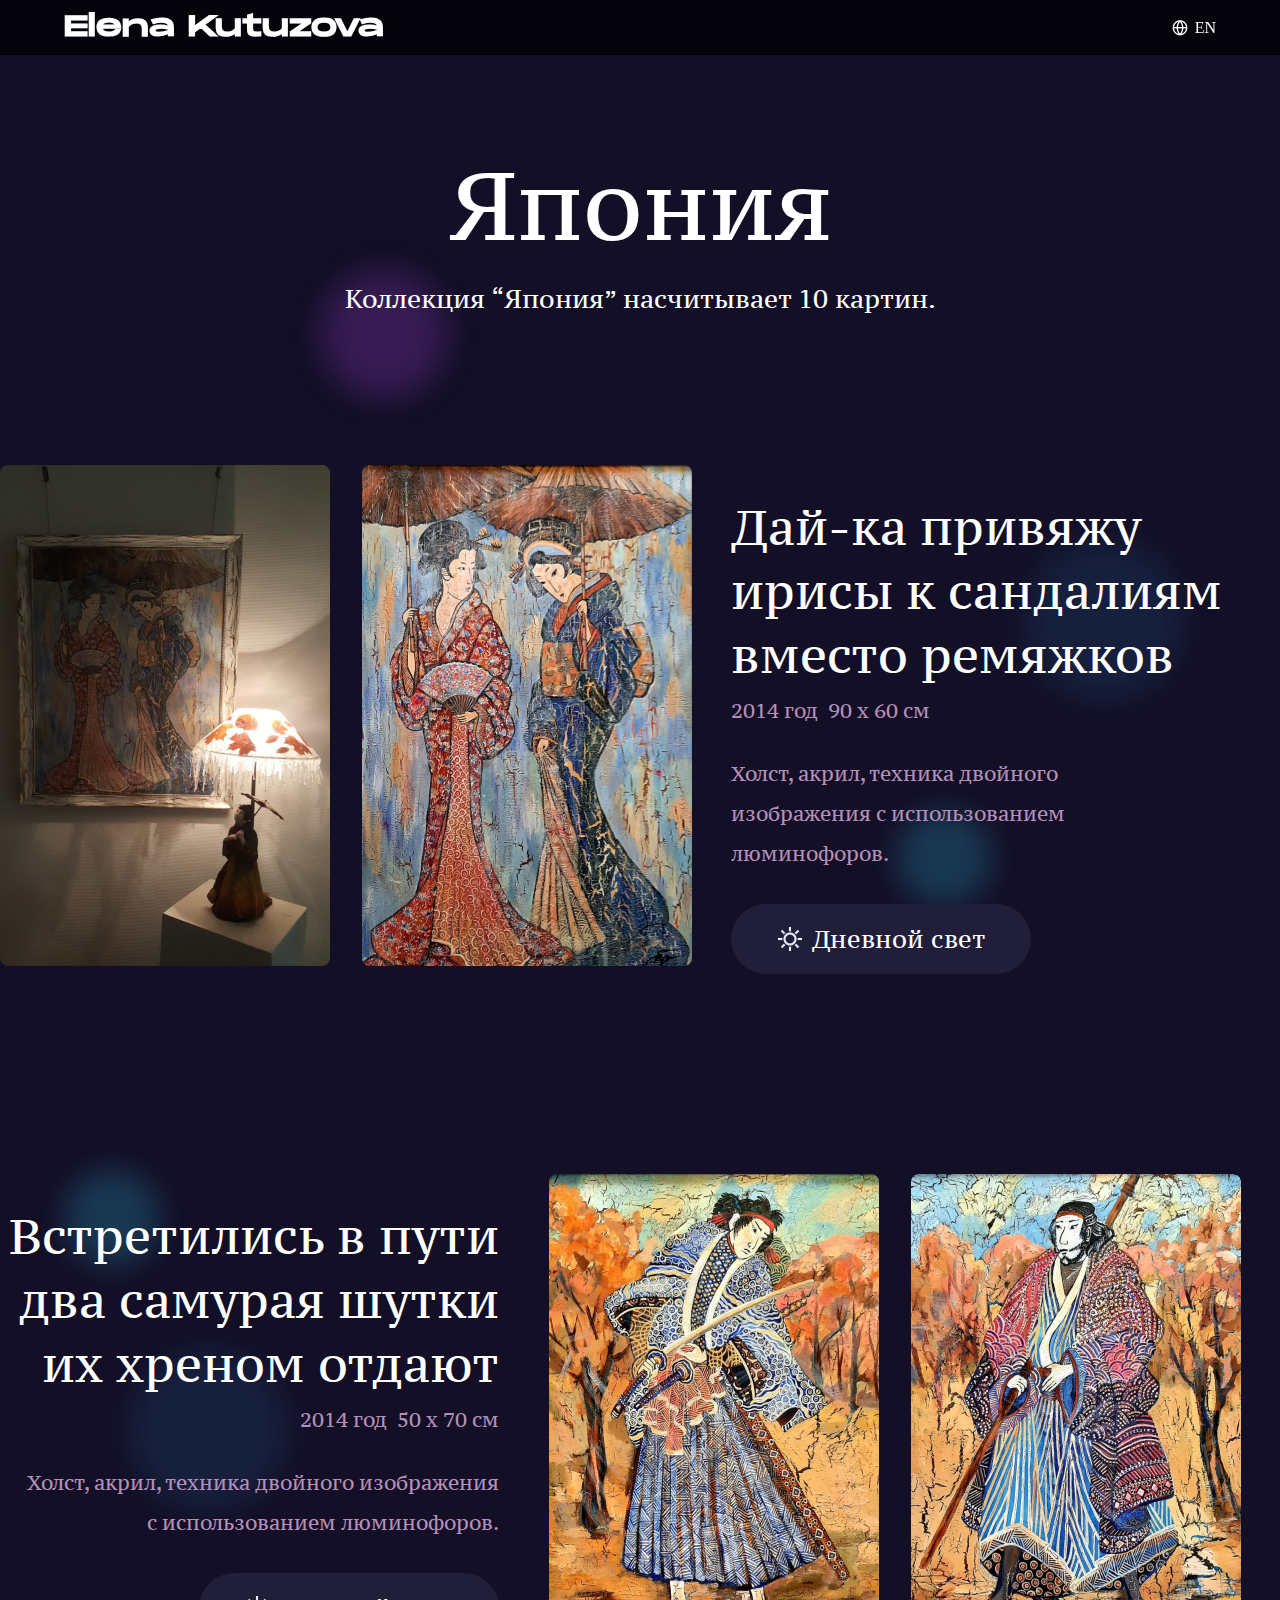
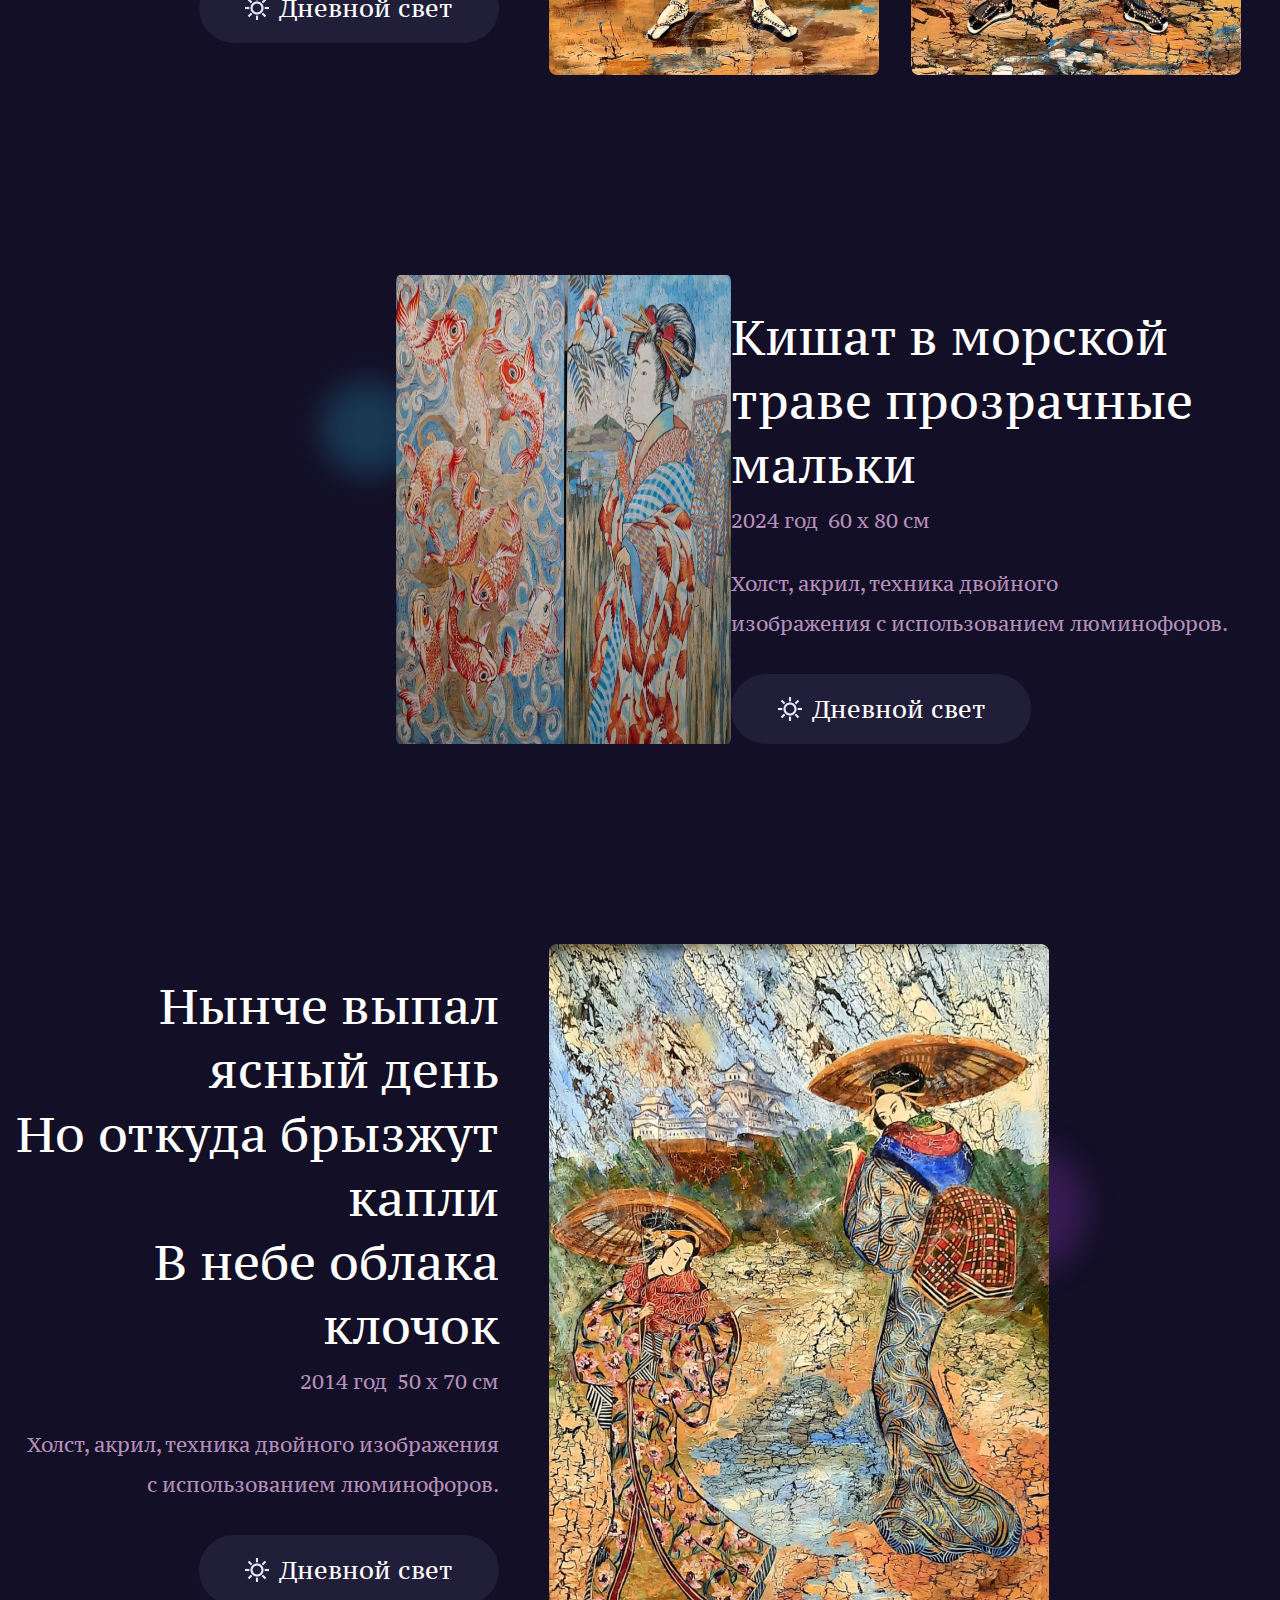
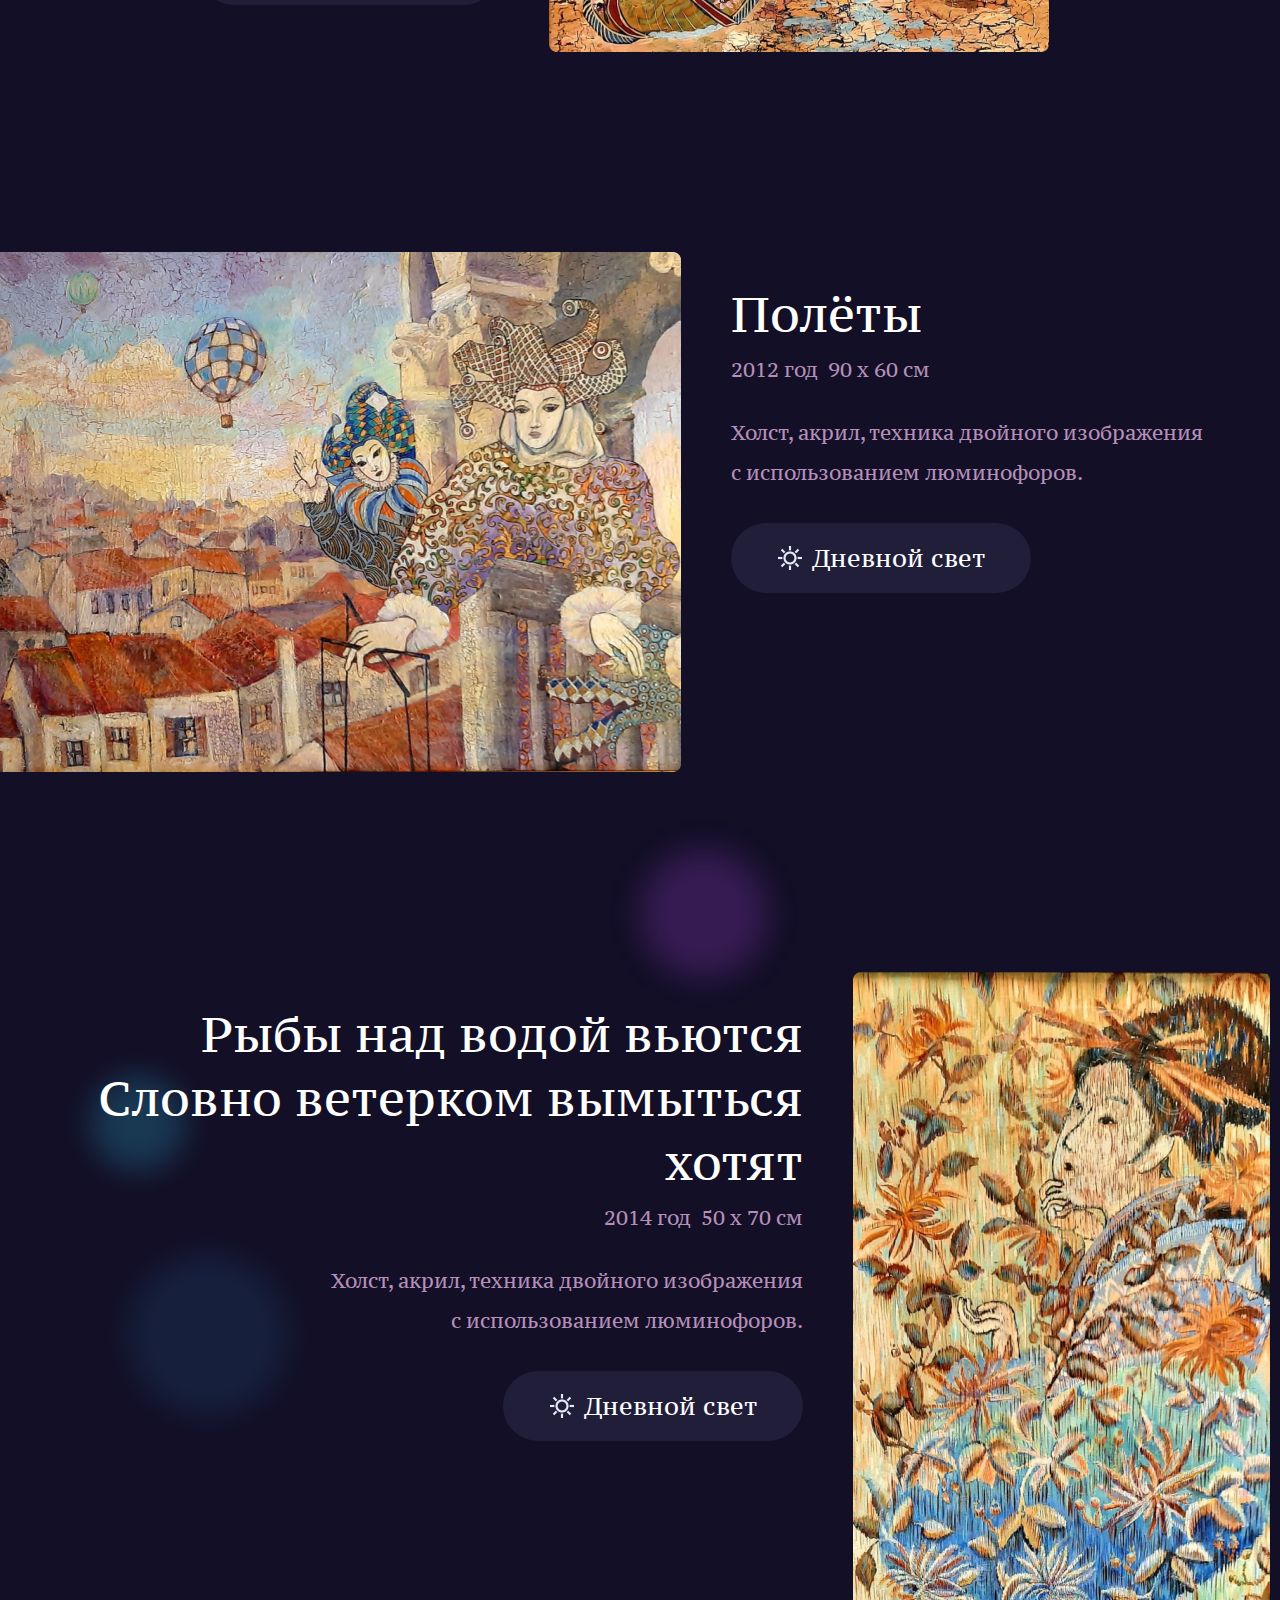
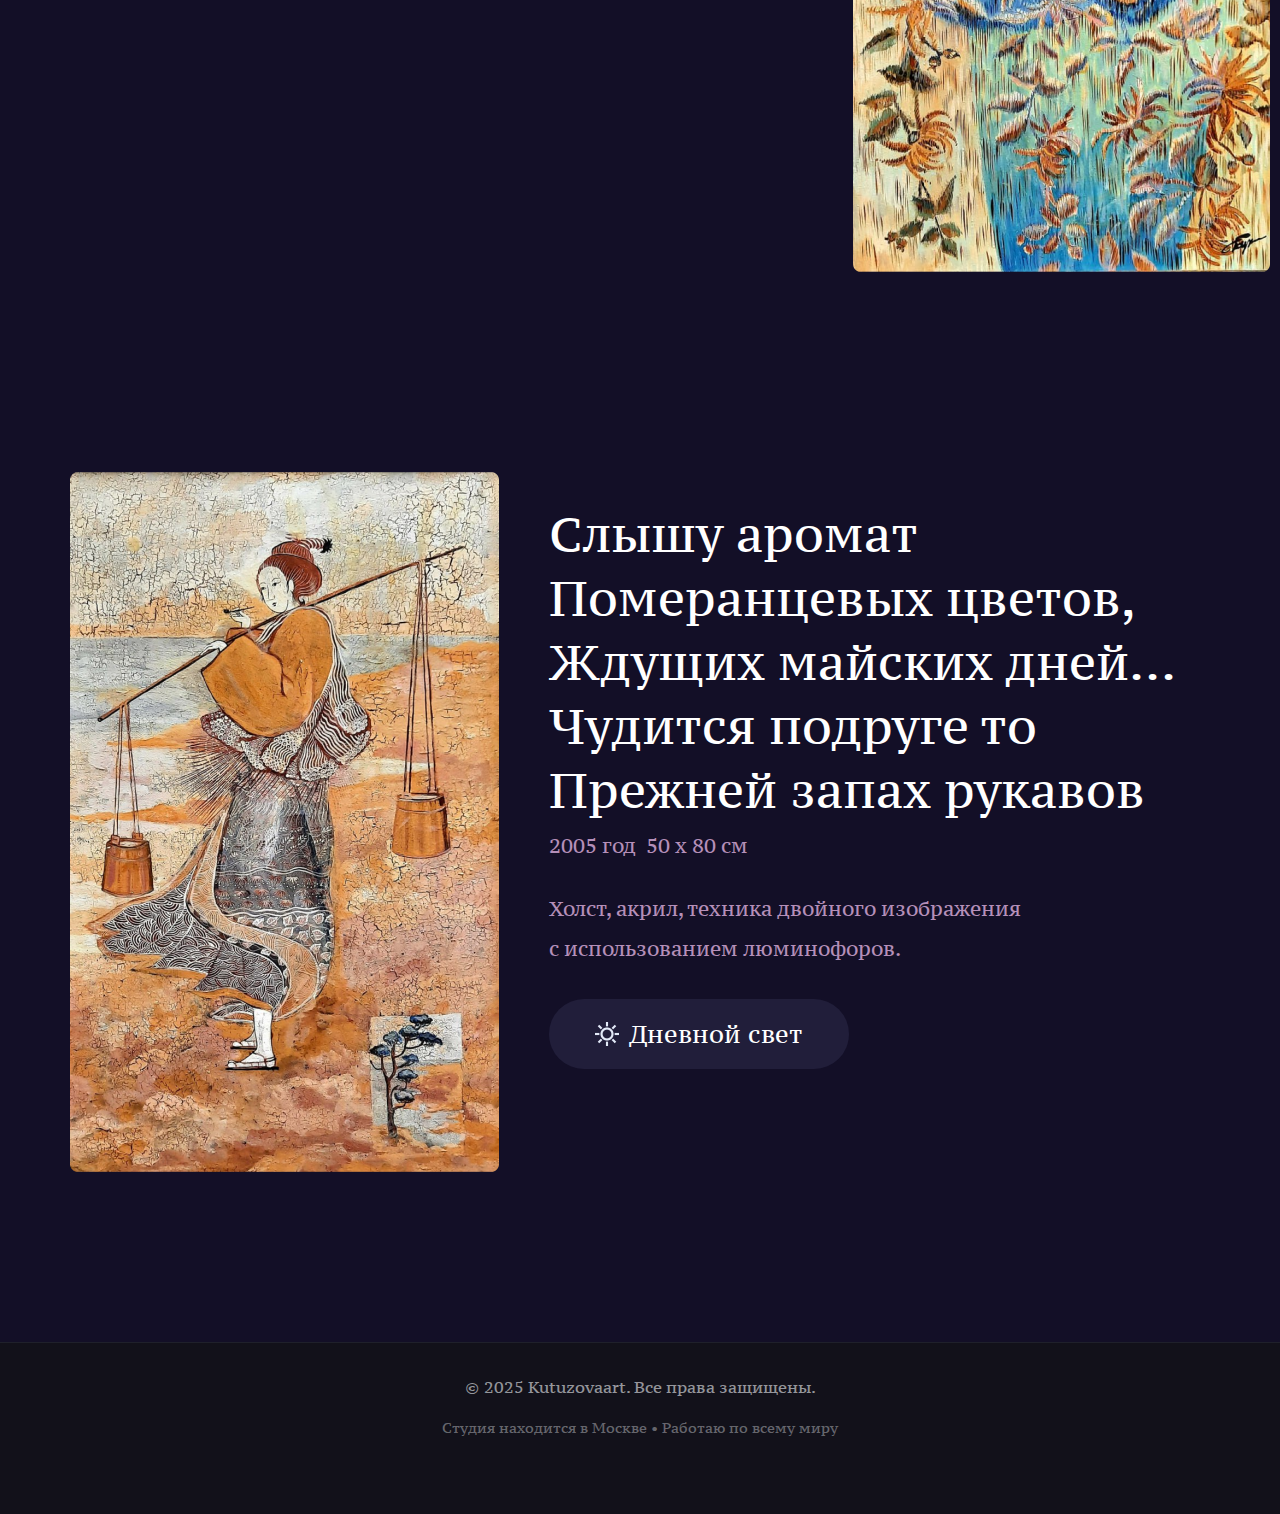
<file: html/japan.html>
<!DOCTYPE html>
<html lang="en">
<head>
    <meta charset="UTF-8">
    <meta name="viewport" content="width=device-width, initial-scale=1.0">
    <link rel="stylesheet" href="/css/style.css">
    <title>Япония</title>
</head>
<body>

    <header class="header">
        <div class="container">
            <h1><a href="/index.html">Elena Kutuzova</a></h1>
            <nav class="nav">
                <div class="lang">
                    <img src="/resources/light-language-image.png" alt="Language">
                    <p>EN</p>
                </div>
            </nav>

            <div class="burger-menu">
                <div class="burger-icon">
                    <span></span>
                    <span></span>
                    <span></span>
                </div>
            </div>
        </div>
    </header>

    <main class="main-content">
        <p class="collection-title">Япония</p>
        <p class="collection-subtitle">Коллекция “Япония” насчитывает 10 картин.</p>
        <div class="circle collection-circle one"></div>
        <div class="circle collection-circle two"></div>
        <div class="circle collection-circle three"></div>
        <div class="circle collection-circle four"></div>
        <div class="circle collection-circle five"></div>
        <div class="circle collection-circle six"></div>
        <div class="circle collection-circle seven"></div>
        <div class="circle collection-circle eight"></div>
        <div class="circle collection-circle nine"></div>
        <div class="circle collection-circle ten"></div>
        <div class="circle collection-circle elleven"></div>
        <div class="circle collection-circle twelve"></div>
        <div class="circle collection-circle thirteen"></div>
        <div class="collection">
            <!-- Дай-ка привяжу ирисы к сандалиям вместо ремяжков -->
            <div class="collection-card japan-flip-flop">
                <div class="collection-img">
                    <img src="/resources/japan-flip-flop-one.png" class="img-japan-flip-flop-one" data-day="/resources/japan-flip-flop-one.png"
                    data-night="/resources/japan-flip-flop-one.png">
                    <img src="/resources/japan-flip-flop-two.png" class="img-japan-flip-flop" data-day="/resources/japan-flip-flop-two.png"
                    data-night="/resources/japan-flip-flop-two-night.png">
                </div>
                <div class="collection-text japan-flip-flop">
                    <p class="collection-name">Дай-ка привяжу ирисы к сандалиям вместо ремяжков</p>
                    <div class="collection-info japan-flip-flop">
                        <p class="collection-year">2014 год</p>
                        <p class="collection-size">90 x 60 см</p>
                    </div>
                    <p class="collection-description japan-flip-flop">Холст, акрил, техника двойного <br> 
                        изображения с использованием <br> люминофоров.</p>
                    <div class="collection-light japan-flip-flop" data-image="img-japan-flip-flop">
                        <div class="collection-light-info" data-image="img-japan-flip-flop">
                            <img src="/icons/sun.png" alt="" data-day="/icons/sun.png" data-night="/icons/moon.png">
                            <p>Дневной свет</p>
                        </div>
                    </div>
                </div>
            </div>
            <!-- Встретились в пути два самурая шутки их хреном отдают   -->
            <div class="collection-card-2 japan-samurai">
                <div class="collection-text-2">
                    <p class="collection-name-2">Встретились в пути два самурая шутки их хреном отдают  </p>
                    <div class="collection-info-2">
                        <p class="collection-year-2">2014 год</p>
                        <p class="collection-size-2">50 x 70 см</p>
                    </div>
                    <p class="collection-description-2">Холст, акрил, техника двойного изображения <br>
                        с использованием люминофоров.</p>
                    <div class="collection-light-2" data-image="img-japan-samurai">
                        <div class="collection-light-info-2" data-image="img-japan-samurai">
                            <img src="/icons/sun.png" alt="" data-day="/icons/sun.png" data-night="/icons/moon.png">
                            <p>Дневной свет</p>
                        </div>
                    </div>
                </div>
                <div class="collection-img-2">
                    <img src="/resources/japan-samurai-one.png" class="img-japan-samurai"
                    data-day="/resources/japan-samurai-one.png" data-night="/resources/japan-samurai-one-night.png">
                    <img src="/resources/japan-samurai-two.png" class="img-japan-samurai"
                    data-day="/resources/japan-samurai-two.png" data-night="/resources/japan-samurai-two-night.png">
                </div>
            </div>

            <div class="collection-card-2 japan-samurai-2">
                <div class="collection-img-2">
                    <img src="/resources/japan-samurai-one.png" class="img-japan-samurai"
                    data-day="/resources/japan-samurai-one.png" data-night="/resources/japan-samurai-one-night.png">
                    <img src="/resources/japan-samurai-two.png" class="img-japan-samurai"
                    data-day="/resources/japan-samurai-two.png" data-night="/resources/japan-samurai-two-night.png">
                </div>
                <div class="collection-text-2">
                    <p class="collection-name-2">Встретились в пути два самурая шутки их хреном отдают  </p>
                    <div class="collection-info-2">
                        <p class="collection-year-2">2014 год</p>
                        <p class="collection-size-2">50 x 70 см</p>
                    </div>
                    <p class="collection-description-2">Холст, акрил, техника двойного изображения <br>
                        с использованием люминофоров.</p>
                    <div class="collection-light-2" data-image="img-japan-samurai">
                        <div class="collection-light-info-2" data-image="img-japan-samurai">
                            <img src="/icons/sun.png" alt="" data-day="/icons/sun.png" data-night="/icons/moon.png">
                            <p>Дневной свет</p>
                        </div>
                    </div>
                </div>
            </div>

            <!-- Kишат в морской траве прозрачные мальки -->
            <div class="collection-card">
                <img src="/resources/japan-fry.png" class="img-japan-fry" data-day="/resources/japan-fry.png"
                data-night="/resources/japan-fry-night.png">
                <div class="collection-text">
                    <p class="collection-name">Kишат в морской траве прозрачные мальки</p>
                    <div class="collection-info">
                        <p class="collection-year">2024 год</p>
                        <p class="collection-size">60 х 80 см</p>
                    </div>
                    <p class="collection-description">Холст, акрил, техника двойного <br>
                        изображения с использованием люминофоров.</p>
                    <div class="collection-light" data-image="img-japan-fry">
                        <div class="collection-light-info" data-image="img-japan-fry">
                            <img src="/icons/sun.png" alt="" data-day="/icons/sun.png" data-night="/icons/moon.png">
                            <p>Дневной свет</p>
                        </div>
                    </div>
                </div>
            </div>

            <!-- Нынче выпал ясный день 
            Но откуда брызжут капли 
            В небе облака клочок -->
            <div class="collection-card-2">
                <div class="collection-text-2">
                    <p class="collection-name-2">Нынче выпал ясный день <br>
                                                    Но откуда брызжут капли <br>
                                                    В небе облака клочок</p>
                    <div class="collection-info-2">
                        <p class="collection-year-2">2014 год</p>
                        <p class="collection-size-2">50 х 70 см</p>
                    </div>
                    <p class="collection-description-2">Холст, акрил, техника двойного изображения <br> 
                        с использованием люминофоров.</p>
                    <div class="collection-light-2" data-image="img-japan-drops">
                        <div class="collection-light-info-2" data-image="img-japan-drops">
                            <img src="/icons/sun.png" alt="" data-day="/icons/sun.png" data-night="/icons/moon.png">
                            <p>Дневной свет</p>
                        </div>
                    </div>
                </div>

                <div class="collection-img-2">
                    <img src="/resources/japan-drops.png" class="img-japan-drops" data-day="/resources/japan-drops.png"
                    data-night="/resources/japan-drops-night.png">
                </div>
            </div>

            <!-- Полеты -->
            <div class="collection-card">
                <img src="/resources/japan-flying.png" class="img-japan-flying" data-day="/resources/japan-flying.png"
                data-night="/resources/japan-flying-night.png">
                <div class="collection-text">
                    <p class="collection-name">Полёты</p>
                    <div class="collection-info">
                        <p class="collection-year">2012 год</p>
                        <p class="collection-size">90 x 60 см</p>
                    </div>
                    <p class="collection-description">Холст, акрил, техника двойного изображения <br> 
                        с использованием люминофоров.</p>
                    <div class="collection-light" data-image="img-japan-flying">
                        <div class="collection-light-info" data-image="img-japan-flying">
                            <img src="/icons/sun.png" alt="" data-day="/icons/sun.png" data-night="/icons/moon.png">
                            <p>Дневной свет</p>
                        </div>
                    </div>
                </div>
            </div>

            <!-- Рыбы над водой вьются
                Словно ветерком вымыться хотят -->
            <div class="collection-card-2 japan-fish">
                <div class="collection-text-2">
                    <p class="collection-name-2">Рыбы над водой вьются <br>
                        Словно ветерком вымыться хотят</p>
                    <div class="collection-info-2">
                        <p class="collection-year-2">2014 год</p>
                        <p class="collection-size-2">50 х 70 см</p>
                    </div>
                    <p class="collection-description-2">Холст, акрил, техника двойного изображения <br> 
                        с использованием люминофоров.</p>
                    <div class="collection-light-2" data-image="img-japan-fish">
                        <div class="collection-light-info-2" data-image="img-japan-fish">
                            <img src="/icons/sun.png" alt="" data-day="/icons/sun.png" data-night="/icons/moon.png">
                            <p>Дневной свет</p>
                        </div>
                    </div>
                </div>

                <div class="collection-img-2">
                    <img src="/resources/japan-fish.png" class="img-japan-fish" data-day="/resources/japan-fish.png"
                    data-night="/resources/japan-fish-night.png">
                </div>
            </div>

            <!-- Слышу аромат 
            Померанцевых цветов,
            Ждущих майских дней...
            Чудится подруге то
            Прежней запах рукавов -->
            <div class="collection-card japan-flowers">
                <img src="/resources/japan-flowers.png" class="img-japan-flowers" data-day="/resources/japan-flowers.png"
                data-night="/resources/japan-flowers-night.png">
                <div class="collection-text">
                    <p class="collection-name">Слышу аромат <br>
                        Померанцевых цветов, <br>
                        Ждущих майских дней... <br>
                        Чудится подруге то <br>
                        Прежней запах рукавов</p>
                    <div class="collection-info">
                        <p class="collection-year">2005 год</p>
                        <p class="collection-size">50 x 80 см</p>
                    </div>
                    <p class="collection-description">Холст, акрил, техника двойного изображения <br> 
                        с использованием люминофоров.</p>
                    <div class="collection-light" data-image="img-japan-flowers">
                        <div class="collection-light-info" data-image="img-japan-flowers">
                            <img src="/icons/sun.png" alt="" data-day="/icons/sun.png" data-night="/icons/moon.png">
                            <p>Дневной свет</p>
                        </div>
                    </div>
                </div>
            </div>
        </div>

        <div class="collection-mobile">
            <!-- Дай-ка привяжу ирисы к сандалиям вместо ремяжков -->
            <div class="collection-card japan-flip-flop">
                <div class="collection-img">
                    <img src="/resources/japan-flip-flop-one.png" class="img-japan-flip-flop-one" data-day="/resources/japan-flip-flop-one.png"
                    data-night="/resources/japan-flip-flop-one.png">
                    <img src="/resources/japan-flip-flop-two.png" class="img-japan-flip-flop" data-day="/resources/japan-flip-flop-two.png"
                    data-night="/resources/japan-flip-flop-two-night.png">
                </div>
                <div class="collection-text">
                    <p class="collection-name">Дай-ка привяжу ирисы к сандалиям вместо ремяжков</p>
                    <div class="collection-info">
                        <p class="collection-year">2014 год</p>
                        <p class="collection-size">90 x 60 см</p>
                    </div>
                    <p class="collection-description">Холст, акрил, техника двойного <br> 
                        изображения с использованием <br> люминофоров.</p>
                    <div class="collection-light" data-image="img-japan-flip-flop">
                        <div class="collection-light-info" data-image="img-japan-flip-flop">
                            <img src="/icons/sun.png" alt="" data-day="/icons/sun.png" data-night="/icons/moon.png">
                            <p>Дневной свет</p>
                        </div>
                    </div>
                </div>
            </div>
            <!-- Встретились в пути два самурая шутки их хреном отдают   -->
            <div class="collection-card japan-samurai">
                <div class="collection-img">
                    <img src="/resources/japan-samurai-one.png" class="img-japan-samurai"
                    data-day="/resources/japan-samurai-one.png" data-night="/resources/japan-samurai-one-night.png">
                    <img src="/resources/japan-samurai-two.png" class="img-japan-samurai"
                    data-day="/resources/japan-samurai-two.png" data-night="/resources/japan-samurai-two-night.png">
                </div>
                <div class="collection-text">
                    <p class="collection-name">Встретились в пути два самурая шутки их хреном отдают  </p>
                    <div class="collection-info">
                        <p class="collection-year">2014 год</p>
                        <p class="collection-size">50 x 70 см</p>
                    </div>
                    <p class="collection-description">Холст, акрил, техника двойного изображения <br>
                        с использованием люминофоров.</p>
                    <div class="collection-light" data-image="img-japan-samurai">
                        <div class="collection-light-info" data-image="img-japan-samurai">
                            <img src="/icons/sun.png" alt="" data-day="/icons/sun.png" data-night="/icons/moon.png">
                            <p>Дневной свет</p>
                        </div>
                    </div>
                </div>
            </div>

            <!-- Kишат в морской траве прозрачные мальки -->
            <div class="collection-card">
                <img src="/resources/japan-fry.png" class="img-japan-fry" data-day="/resources/japan-fry.png"
                data-night="/resources/japan-fry-night.png">
                <div class="collection-text">
                    <p class="collection-name">Kишат в морской траве прозрачные мальки</p>
                    <div class="collection-info">
                        <p class="collection-year">2024 год</p>
                        <p class="collection-size">60 х 80 см</p>
                    </div>
                    <p class="collection-description">Холст, акрил, техника двойного <br>
                        изображения с использованием люминофоров.</p>
                    <div class="collection-light" data-image="img-japan-fry">
                        <div class="collection-light-info" data-image="img-japan-fry">
                            <img src="/icons/sun.png" alt="" data-day="/icons/sun.png" data-night="/icons/moon.png">
                            <p>Дневной свет</p>
                        </div>
                    </div>
                </div>
            </div>

            <!-- Нынче выпал ясный день 
            Но откуда брызжут капли 
            В небе облака клочок -->
            <div class="collection-card">
                <img src="/resources/japan-drops.png" class="img-japan-drops" data-day="/resources/japan-drops.png"
                    data-night="/resources/japan-drops-night.png">
                <div class="collection-text">
                    <p class="collection-name">Нынче выпал ясный день <br>
                                                    Но откуда брызжут капли <br>
                                                    В небе облака клочок</p>
                    <div class="collection-info">
                        <p class="collection-year">2014 год</p>
                        <p class="collection-size">50 х 70 см</p>
                    </div>
                    <p class="collection-description">Холст, акрил, техника двойного изображения <br> 
                        с использованием люминофоров.</p>
                    <div class="collection-light" data-image="img-japan-drops">
                        <div class="collection-light-info" data-image="img-japan-drops">
                            <img src="/icons/sun.png" alt="" data-day="/icons/sun.png" data-night="/icons/moon.png">
                            <p>Дневной свет</p>
                        </div>
                    </div>
                </div>
            </div>

            <!-- Полеты -->
            <div class="collection-card">
                <img src="/resources/japan-flying.png" class="img-japan-flying" data-day="/resources/japan-flying.png"
                data-night="/resources/japan-flying-night.png">
                <div class="collection-text">
                    <p class="collection-name">Полёты</p>
                    <div class="collection-info">
                        <p class="collection-year">2012 год</p>
                        <p class="collection-size">90 x 60 см</p>
                    </div>
                    <p class="collection-description">Холст, акрил, техника двойного изображения <br> 
                        с использованием люминофоров.</p>
                    <div class="collection-light" data-image="img-japan-flying">
                        <div class="collection-light-info" data-image="img-japan-flying">
                            <img src="/icons/sun.png" alt="" data-day="/icons/sun.png" data-night="/icons/moon.png">
                            <p>Дневной свет</p>
                        </div>
                    </div>
                </div>
            </div>

            <!-- Рыбы над водой вьются
                Словно ветерком вымыться хотят -->
            <div class="collection-card japan-fish">
                <img src="/resources/japan-fish.png" class="img-japan-fish" data-day="/resources/japan-fish.png"
                    data-night="/resources/japan-fish-night.png">
                <div class="collection-text">
                    <p class="collection-name">Рыбы над водой вьются <br>
                        Словно ветерком вымыться хотят</p>
                    <div class="collection-info">
                        <p class="collection-year">2014 год</p>
                        <p class="collection-size">50 х 70 см</p>
                    </div>
                    <p class="collection-description">Холст, акрил, техника двойного изображения <br> 
                        с использованием люминофоров.</p>
                    <div class="collection-light" data-image="img-japan-fish">
                        <div class="collection-light-info" data-image="img-japan-fish">
                            <img src="/icons/sun.png" alt="" data-day="/icons/sun.png" data-night="/icons/moon.png">
                            <p>Дневной свет</p>
                        </div>
                    </div>
                </div>
            </div>

            <!-- Слышу аромат 
            Померанцевых цветов,
            Ждущих майских дней...
            Чудится подруге то
            Прежней запах рукавов -->
            <div class="collection-card japan-flowers">
                <img src="/resources/japan-flowers.png" class="img-japan-flowers" data-day="/resources/japan-flowers.png"
                data-night="/resources/japan-flowers-night.png">
                <div class="collection-text">
                    <p class="collection-name">Слышу аромат <br>
                        Померанцевых цветов, <br>
                        Ждущих майских дней... <br>
                        Чудится подруге то <br>
                        Прежней запах рукавов</p>
                    <div class="collection-info">
                        <p class="collection-year">2005 год</p>
                        <p class="collection-size">50 x 80 см</p>
                    </div>
                    <p class="collection-description">Холст, акрил, техника двойного изображения <br> 
                        с использованием люминофоров.</p>
                    <div class="collection-light" data-image="img-japan-flowers">
                        <div class="collection-light-info" data-image="img-japan-flowers">
                            <img src="/icons/sun.png" alt="" data-day="/icons/sun.png" data-night="/icons/moon.png">
                            <p>Дневной свет</p>
                        </div>
                    </div>
                </div>
            </div>
        </div>
    </main>
    
    <footer class="footer">
        <div class="footer-info">
            <p class="footer-title">© 2025 Kutuzovaart. Все права защищены.</p>
            <p class="footer-text">Студия находится в Москве • Работаю по всему миру</p>
        </div>
    </footer>
    
    <script src="/javascript/city-script.js"></script>
</body>
</html>
</file>
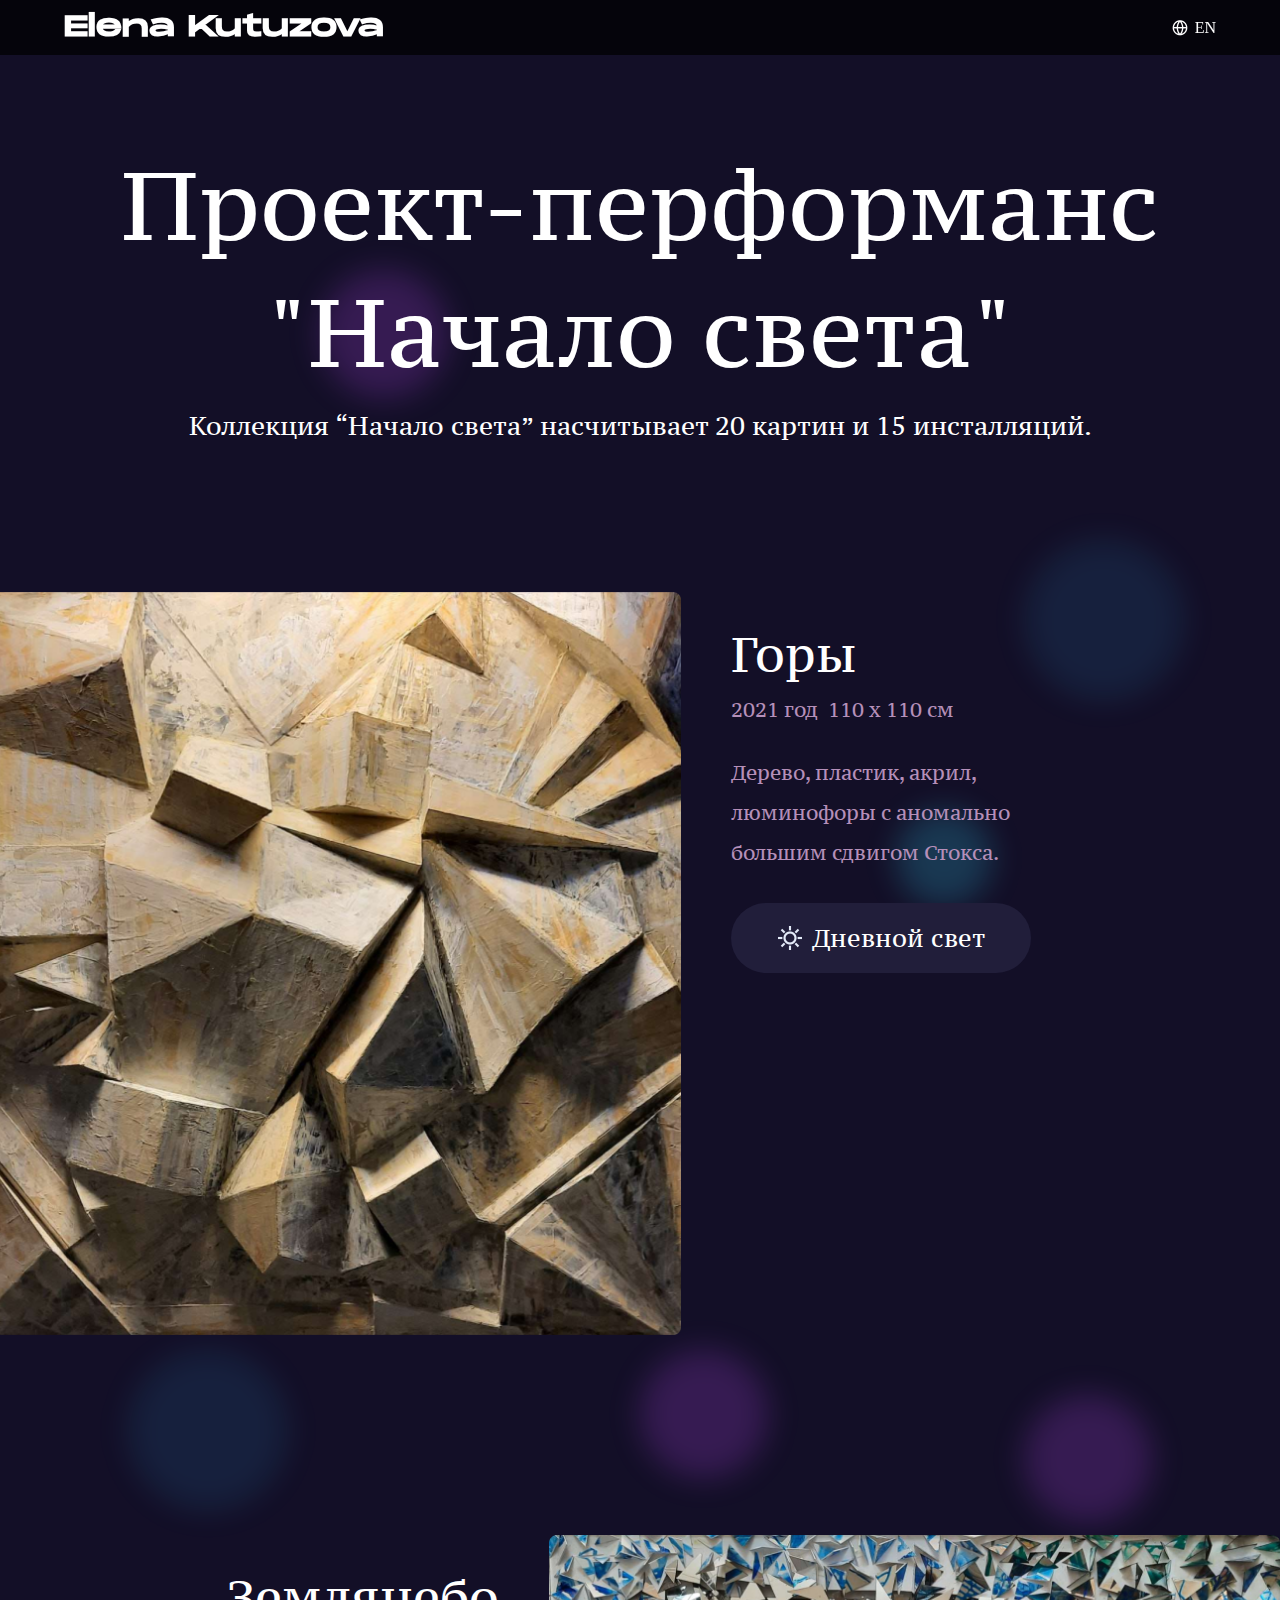
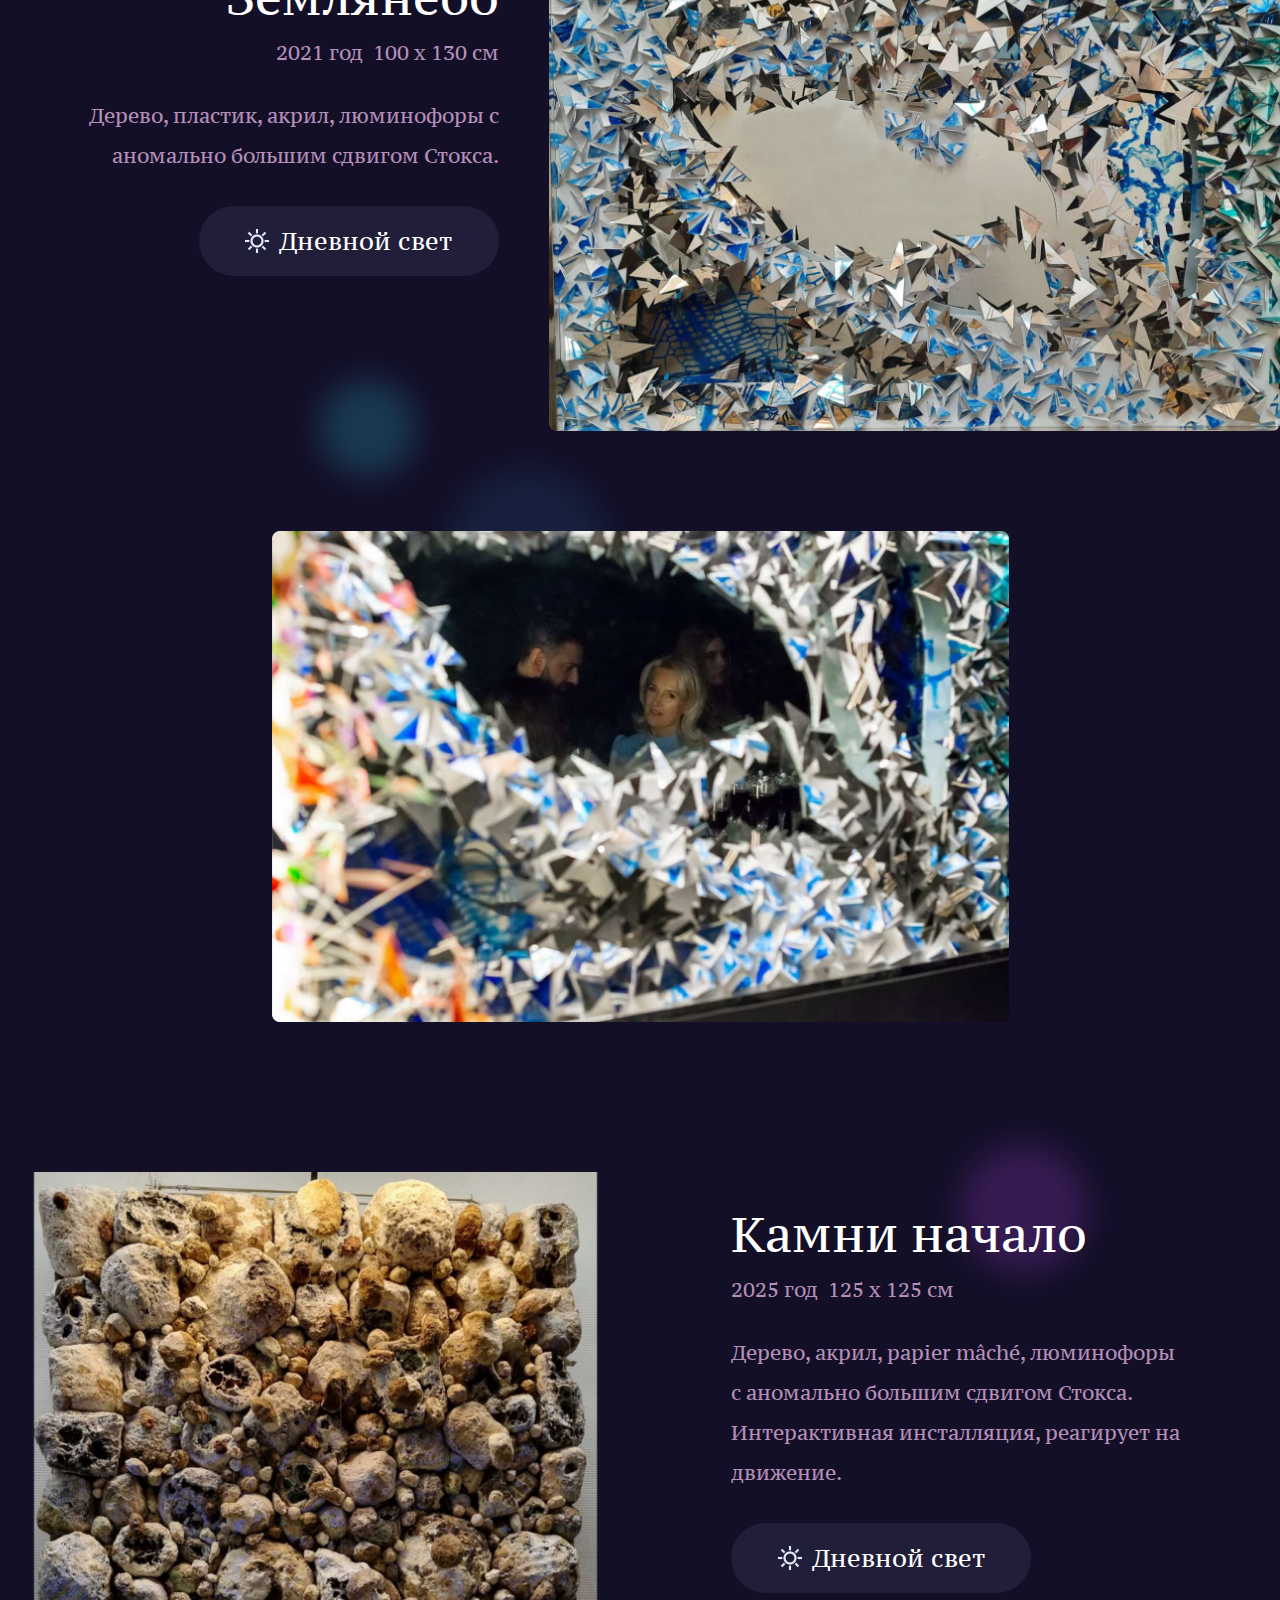
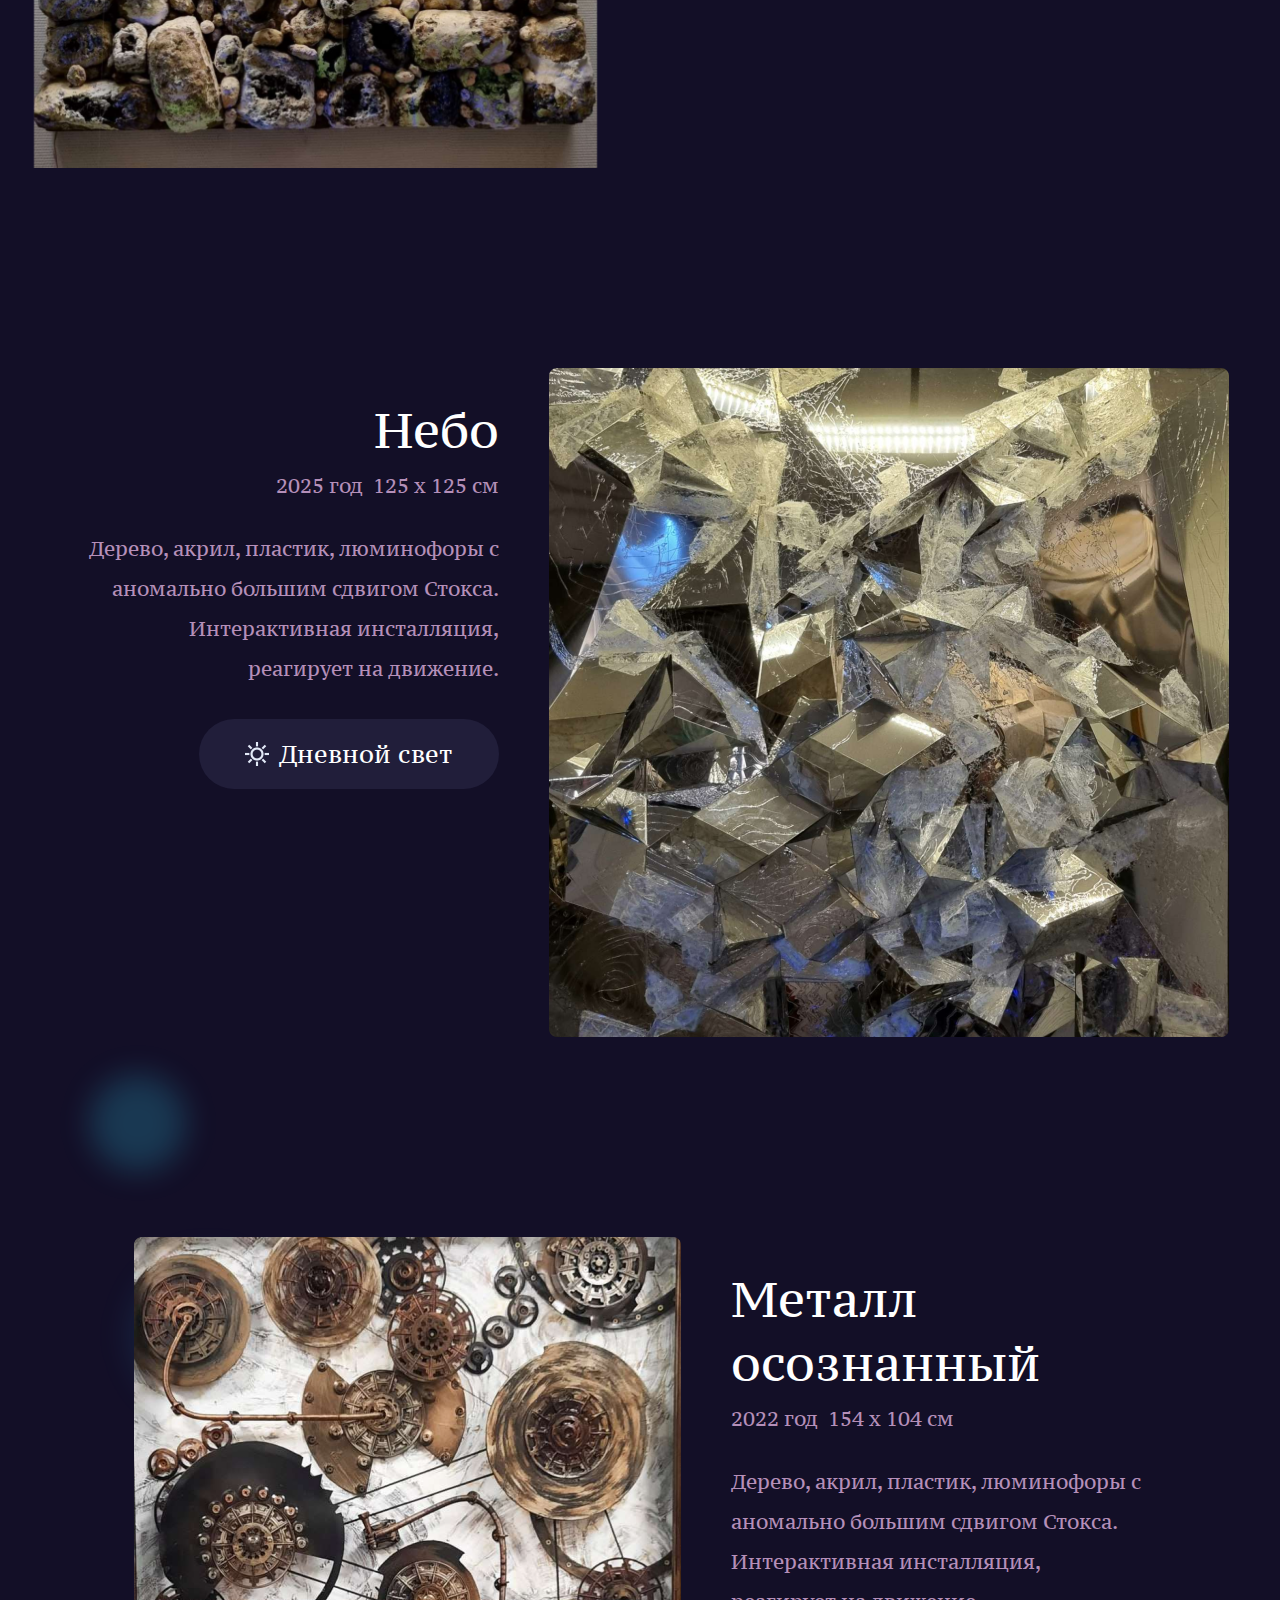
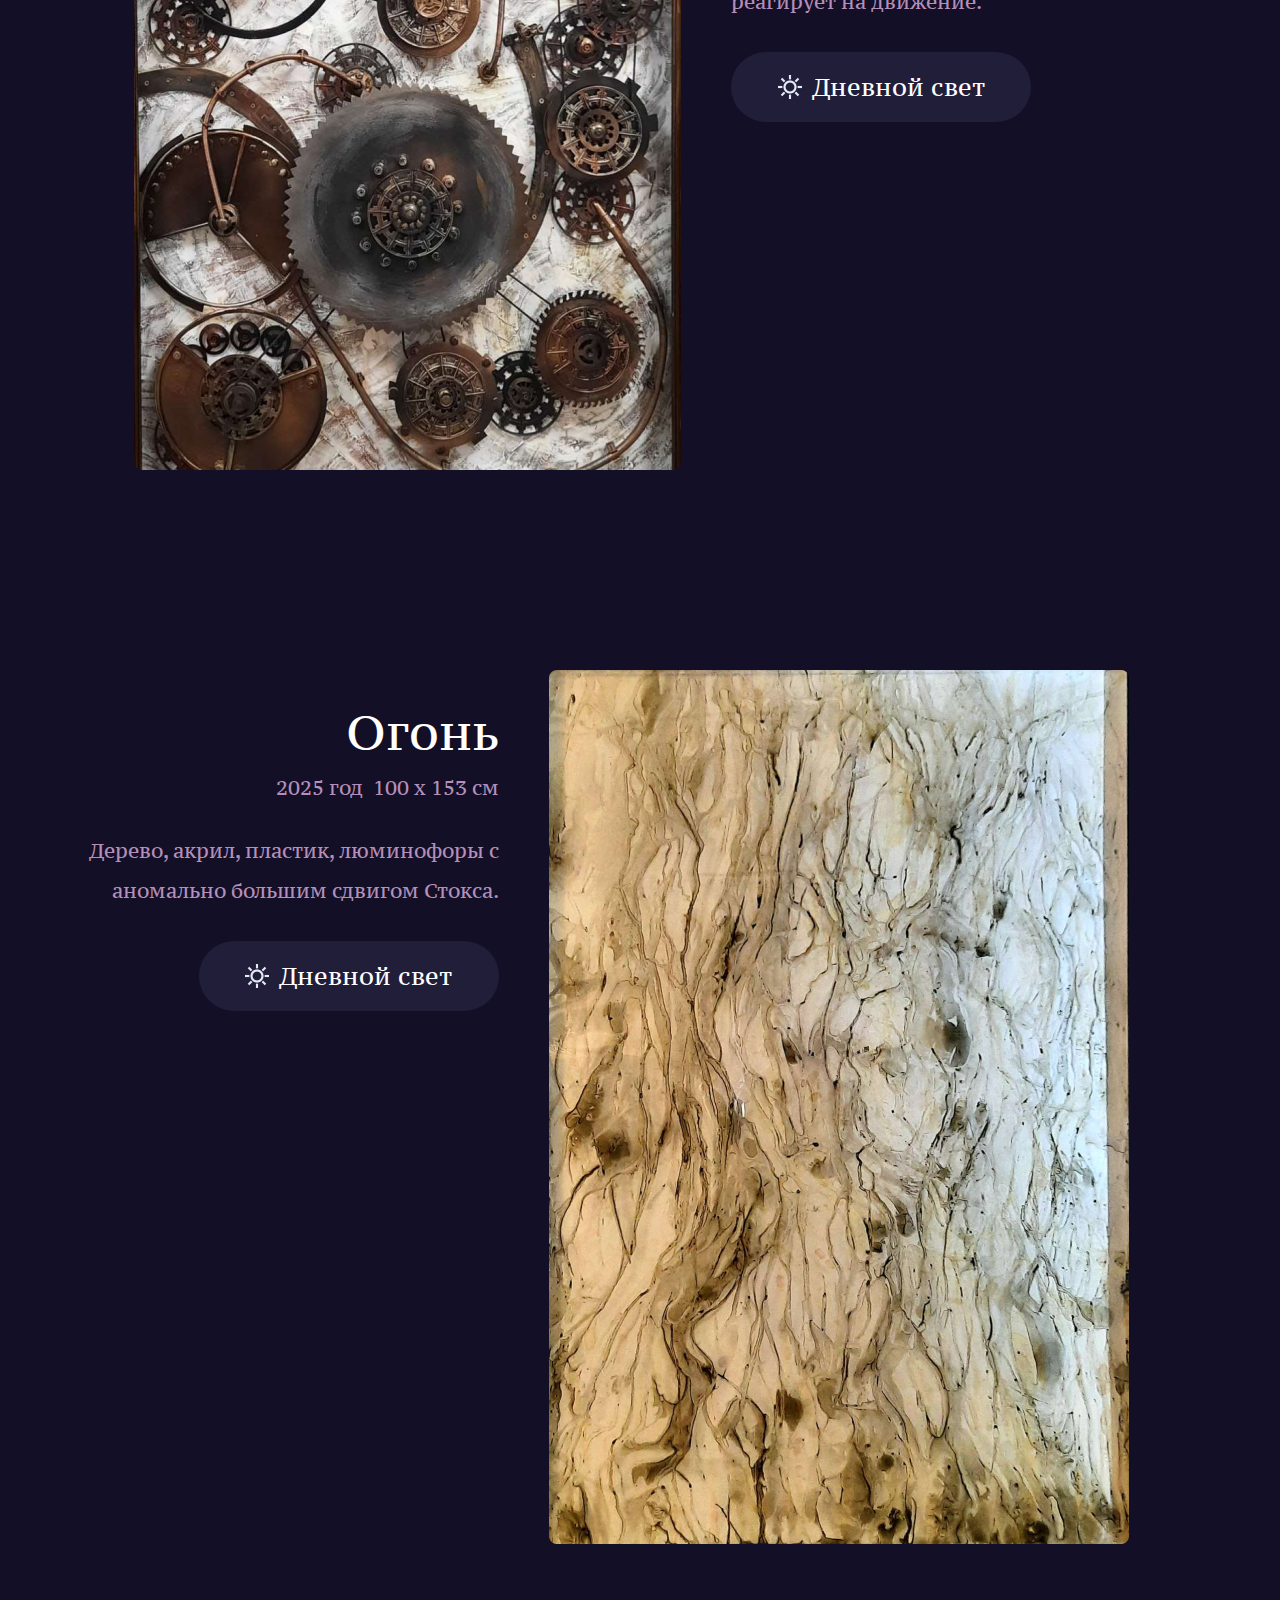
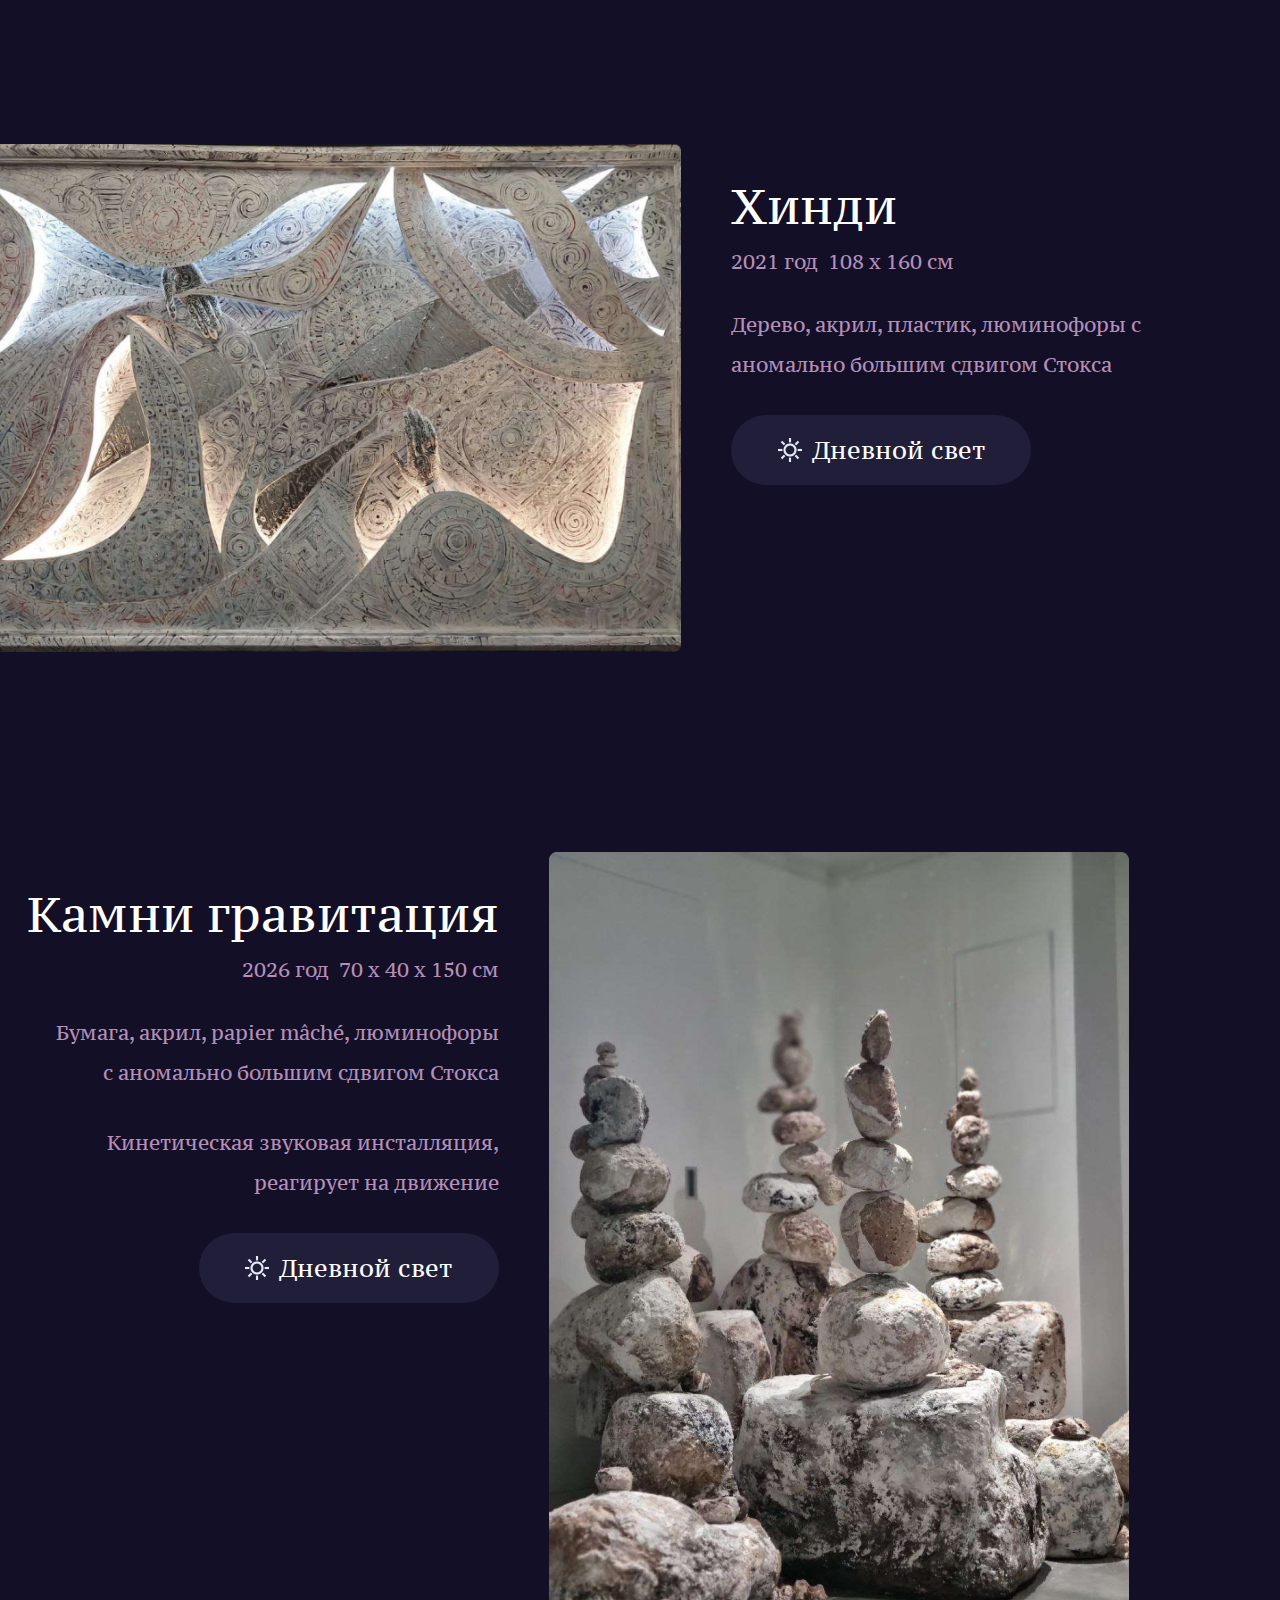
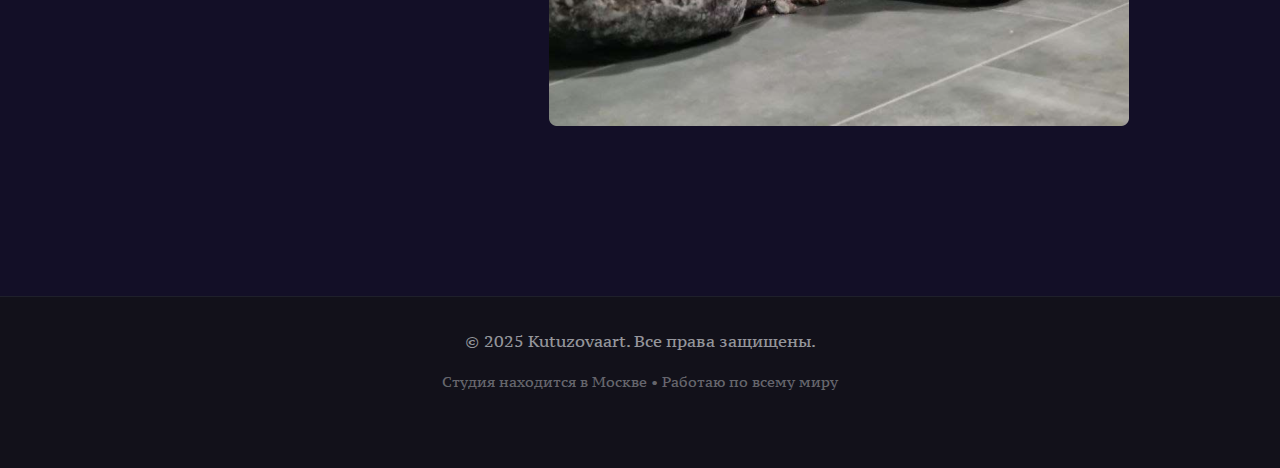
<file: html/start.html>
<!DOCTYPE html>
<html lang="en">
<head>
    <meta charset="UTF-8">
    <meta name="viewport" content="width=device-width, initial-scale=1.0">
    <link rel="stylesheet" href="/css/style.css">
    <title>Начало света</title>
</head>
<body>

    <header class="header">
        <div class="container">
            <h1><a href="/index.html">Elena Kutuzova</a></h1>
            <nav class="nav">
                <div class="lang">
                    <img src="/resources/light-language-image.png" alt="Language">
                    <p>EN</p>
                </div>
            </nav>

            <div class="burger-menu">
                <div class="burger-icon">
                    <span></span>
                    <span></span>
                    <span></span>
                </div>
            </div>
        </div>
    </header>

    <main class="main-content">
        <p class="collection-title">Проект-перформанс "Начало света"</p>
        <p class="collection-subtitle">Коллекция “Начало света” насчитывает 20 картин и 15 инсталляций.</p>
        <div class="circle collection-circle one"></div>
        <div class="circle collection-circle two"></div>
        <div class="circle collection-circle three"></div>
        <div class="circle collection-circle four"></div>
        <div class="circle collection-circle five"></div>
        <div class="circle collection-circle six"></div>
        <div class="circle collection-circle seven"></div>
        <div class="circle collection-circle eight"></div>
        <div class="circle collection-circle nine"></div>
        <div class="circle collection-circle ten"></div>
        <div class="circle collection-circle elleven"></div>
        <div class="circle collection-circle twelve"></div>
        <div class="circle collection-circle thirteen"></div>
        <div class="collection">
            <!-- Горы -->
            <div class="collection-card">
                <img src="/resources/start-mountains.png" class="img-start-mountains" data-day="/resources/start-mountains.png"
                data-night="/resources/start-mountains-night.png">
                <div class="collection-text">
                    <p class="collection-name">Горы</p>
                    <div class="collection-info">
                        <p class="collection-year">2021 год</p>
                        <p class="collection-size">110 x 110 см</p>
                    </div>
                    <p class="collection-description">Дерево, пластик, акрил, <br> люминофоры с аномально <br> большим сдвигом Стокса.</p>
                    <div class="collection-light" data-image="img-start-mountains">
                        <div class="collection-light-info" data-image="img-start-mountains">
                            <img src="/icons/sun.png" alt="" data-day="/icons/sun.png" data-night="/icons/moon.png">
                            <p>Дневной свет</p>
                        </div>
                    </div>
                </div>
            </div>
            <!-- Землянебо -->
            <div class="collection-card-2">
                <div class="collection-text-2">
                    <p class="collection-name-2">Землянебо</p>
                    <div class="collection-info-2">
                        <p class="collection-year-2">2021 год</p>
                        <p class="collection-size-2">100 x 130 см</p>
                    </div>
                    <p class="collection-description-2">Дерево, пластик, акрил, люминофоры с <br> аномально большим сдвигом Стокса.</p>
                    <div class="collection-light-2" data-image="img-start-earth">
                        <div class="collection-light-info-2" data-image="img-start-earth">
                            <img src="/icons/sun.png" alt="" data-day="/icons/sun.png" data-night="/icons/moon.png">
                            <p>Дневной свет</p>
                        </div>
                    </div>
                </div>
                <div class="collection-img-2">
                    <img src="/resources/start-earth.png" class="img-start-earth"
                    data-day="/resources/start-earth.png" data-night="/resources/start-earth-night.png">
                </div>
            </div>

            <div class="collection-card-earth">
                <img src="/resources/start-earth-two.png" class="img-start-earth-two">
            </div>

            <!-- Камни начало -->
            <div class="collection-card">
                <img src="/resources/start-stones.png" class="img-start-stones" data-day="/resources/start-stones.png"
                data-night="/resources/start-stones-night.png">
                <div class="collection-text">
                    <p class="collection-name">Камни начало</p>
                    <div class="collection-info">
                        <p class="collection-year">2025 год</p>
                        <p class="collection-size">125 х 125 см</p>
                    </div>
                    <p class="collection-description"> Дерево, акрил, papier mâché, люминофоры <br>
                        с аномально большим сдвигом Стокса. <br>
                        Интерактивная инсталляция, реагирует на <br>
                        движение.</p>
                    <div class="collection-light" data-image="img-start-stones">
                        <div class="collection-light-info" data-image="img-start-stones">
                            <img src="/icons/sun.png" alt="" data-day="/icons/sun.png" data-night="/icons/moon.png">
                            <p>Дневной свет</p>
                        </div>
                    </div>
                </div>
            </div>

            <!-- Небо -->
            <div class="collection-card-2">
                <div class="collection-text-2">
                    <p class="collection-name-2">Небо</p>
                    <div class="collection-info-2">
                        <p class="collection-year-2">2025 год</p>
                        <p class="collection-size-2">125 х 125 см</p>
                    </div>
                    <p class="collection-description-2"> Дерево, акрил, пластик, люминофоры с <br>
                        аномально большим сдвигом Стокса. <br>
                        Интерактивная инсталляция, <br>
                        реагирует на движение.</p>
                    <div class="collection-light-2" data-image="img-start-sky">
                        <div class="collection-light-info-2" data-image="img-start-sky">
                            <img src="/icons/sun.png" alt="" data-day="/icons/sun.png" data-night="/icons/moon.png">
                            <p>Дневной свет</p>
                        </div>
                    </div>
                </div>

                <div class="collection-img-2">
                    <img src="/resources/start-sky.png" class="img-start-sky" data-day="/resources/start-sky.png"
                    data-night="/resources/start-sky-night.png">
                </div>
            </div>

            <!-- Металл осознанный -->
            <div class="collection-card">
                <img src="/resources/start-metal.png" class="img-start-metal" data-day="/resources/start-metal.png"
                data-night="/resources/start-metal-night.png">
                <div class="collection-text">
                    <p class="collection-name">Металл осознанный</p>
                    <div class="collection-info">
                        <p class="collection-year">2022 год</p>
                        <p class="collection-size">154 x 104 см</p>
                    </div>
                    <p class="collection-description">Дерево, акрил, пластик, люминофоры с <br>
                        аномально большим сдвигом Стокса. <br>
                        Интерактивная инсталляция, <br>
                        реагирует на движение.</p>
                    <div class="collection-light" data-image="img-start-metal">
                        <div class="collection-light-info" data-image="img-start-metal">
                            <img src="/icons/sun.png" alt="" data-day="/icons/sun.png" data-night="/icons/moon.png">
                            <p>Дневной свет</p>
                        </div>
                    </div>
                </div>
            </div>

            <!-- Огонь -->
            <div class="collection-card-2">
                <div class="collection-text-2">
                    <p class="collection-name-2">Огонь</p>
                    <div class="collection-info-2">
                        <p class="collection-year-2">2025 год</p>
                        <p class="collection-size-2">100 х 153 см</p>
                    </div>
                    <p class="collection-description-2"> Дерево, акрил, пластик, люминофоры с <br>
                        аномально большим сдвигом Стокса.</p>
                    <div class="collection-light-2" data-image="img-start-fire">
                        <div class="collection-light-info-2" data-image="img-start-fire">
                            <img src="/icons/sun.png" alt="" data-day="/icons/sun.png" data-night="/icons/moon.png">
                            <p>Дневной свет</p>
                        </div>
                    </div>
                </div>

                <div class="collection-img-2">
                    <img src="/resources/start-fire.png" class="img-start-fire" data-day="/resources/start-fire.png"
                    data-night="/resources/start-fire-night.png">
                </div>
            </div>

         <!-- Хинди -->
            <div class="collection-card">
                <img src="/resources/start-hindi.png" class="img-start-hindi" data-day="/resources/start-hindi.png"
                data-night="/resources/start-hindi-night.png">
                <div class="collection-text">
                    <p class="collection-name">Хинди</p>
                    <div class="collection-info">
                        <p class="collection-year">2021 год</p>
                        <p class="collection-size">108 x 160 см</p>
                    </div>
                    <p class="collection-description">Дерево, акрил, пластик, люминофоры с <br>
                        аномально большим сдвигом Стокса</p>
                    <div class="collection-light" data-image="img-start-hindi">
                        <div class="collection-light-info" data-image="img-start-hindi">
                            <img src="/icons/sun.png" alt="" data-day="/icons/sun.png" data-night="/icons/moon.png">
                            <p>Дневной свет</p>
                        </div>
                    </div>
                </div>
            </div>

            <!-- Камни гравитация -->
            <div class="collection-card-2">
                <div class="collection-text-2">
                    <p class="collection-name-2">Камни гравитация</p>
                    <div class="collection-info-2">
                        <p class="collection-year-2">2026 год</p>
                        <p class="collection-size-2">70 х 40 x 150 см</p>
                    </div>
                    <p class="collection-description-2"> Бумага, акрил, papier mâché,  люминофоры <br>
                        с аномально  большим сдвигом Стокса </p>

                    <p class="collection-description-gravity"> Кинетическая звуковая инсталляция, <br>
                        реагирует на движение </p>    
                    <div class="collection-light-2" data-image="img-start-gravity">
                        <div class="collection-light-info-2" data-image="img-start-gravity">
                            <img src="/icons/sun.png" alt="" data-day="/icons/sun.png" data-night="/icons/moon.png">
                            <p>Дневной свет</p>
                        </div>
                    </div>
                </div>

                <div class="collection-img-2">
                    <img src="/resources/start-gravity.png" class="img-start-gravity" data-day="/resources/start-gravity.png"
                    data-night="/resources/start-gravity-night.png">
                </div>
            </div>
        </div>

        <div class="collection-mobile">
            <!-- Горы -->
            <div class="collection-card">
                <img src="/resources/start-mountains.png" class="img-start-mountains" data-day="/resources/start-mountains.png"
                data-night="/resources/start-mountains-night.png">
                <div class="collection-text">
                    <p class="collection-name">Горы</p>
                    <div class="collection-info">
                        <p class="collection-year">2021 год</p>
                        <p class="collection-size">110 x 110 см</p>
                    </div>
                    <p class="collection-description">Дерево, пластик, акрил, <br> люминофоры с аномально <br> большим сдвигом Стокса.</p>
                    <div class="collection-light" data-image="img-start-mountains">
                        <div class="collection-light-info" data-image="img-start-mountains">
                            <img src="/icons/sun.png" alt="" data-day="/icons/sun.png" data-night="/icons/moon.png">
                            <p>Дневной свет</p>
                        </div>
                    </div>
                </div>
            </div>
            <!-- Землянебо -->
            <div class="collection-card">
                <img src="/resources/start-earth.png" class="img-start-earth"
                    data-day="/resources/start-earth.png" data-night="/resources/start-earth-night.png">
                <div class="collection-text">
                    <p class="collection-name">Землянебо</p>
                    <div class="collection-info">
                        <p class="collection-year">2021 год</p>
                        <p class="collection-size">100 x 130 см</p>
                    </div>
                    <p class="collection-description">Дерево, пластик, акрил, люминофоры с <br> аномально большим сдвигом Стокса.</p>
                    <div class="collection-light" data-image="img-start-earth">
                        <div class="collection-light-info" data-image="img-start-earth">
                            <img src="/icons/sun.png" alt="" data-day="/icons/sun.png" data-night="/icons/moon.png">
                            <p>Дневной свет</p>
                        </div>
                    </div>
                </div>
            </div>

            <div class="collection-card-earth">
                <img src="/resources/start-earth-two.png" class="img-start-earth-two">
            </div>

            <!-- Камни начало -->
            <div class="collection-card">
                <img src="/resources/start-stones.png" class="img-start-stones" data-day="/resources/start-stones.png"
                data-night="/resources/start-stones-night.png">
                <div class="collection-text">
                    <p class="collection-name">Камни начало</p>
                    <div class="collection-info">
                        <p class="collection-year">2025 год</p>
                        <p class="collection-size">125 х 125 см</p>
                    </div>
                    <p class="collection-description"> Дерево, акрил, papier mâché, люминофоры <br>
                        с аномально большим сдвигом Стокса. <br>
                        Интерактивная инсталляция, реагирует на <br>
                        движение.</p>
                    <div class="collection-light" data-image="img-start-stones">
                        <div class="collection-light-info" data-image="img-start-stones">
                            <img src="/icons/sun.png" alt="" data-day="/icons/sun.png" data-night="/icons/moon.png">
                            <p>Дневной свет</p>
                        </div>
                    </div>
                </div>
            </div>

            <!-- Небо -->
            <div class="collection-card">
                <img src="/resources/start-sky.png" class="img-start-sky" data-day="/resources/start-sky.png"
                    data-night="/resources/start-sky-night.png">
                <div class="collection-text">
                    <p class="collection-name">Небо</p>
                    <div class="collection-info">
                        <p class="collection-year">2025 год</p>
                        <p class="collection-size">125 х 125 см</p>
                    </div>
                    <p class="collection-description"> Дерево, акрил, пластик, люминофоры с <br>
                        аномально большим сдвигом Стокса. <br>
                        Интерактивная инсталляция, <br>
                        реагирует на движение.</p>
                    <div class="collection-light" data-image="img-start-sky">
                        <div class="collection-light-info" data-image="img-start-sky">
                            <img src="/icons/sun.png" alt="" data-day="/icons/sun.png" data-night="/icons/moon.png">
                            <p>Дневной свет</p>
                        </div>
                    </div>
                </div>
            </div>

            <!-- Металл осознанный -->
            <div class="collection-card">
                <img src="/resources/start-metal.png" class="img-start-metal" data-day="/resources/start-metal.png"
                data-night="/resources/start-metal-night.png">
                <div class="collection-text">
                    <p class="collection-name">Металл осознанный</p>
                    <div class="collection-info">
                        <p class="collection-year">2022 год</p>
                        <p class="collection-size">154 x 104 см</p>
                    </div>
                    <p class="collection-description">Дерево, акрил, пластик, люминофоры с <br>
                        аномально большим сдвигом Стокса. <br>
                        Интерактивная инсталляция, <br>
                        реагирует на движение.</p>
                    <div class="collection-light" data-image="img-start-metal">
                        <div class="collection-light-info" data-image="img-start-metal">
                            <img src="/icons/sun.png" alt="" data-day="/icons/sun.png" data-night="/icons/moon.png">
                            <p>Дневной свет</p>
                        </div>
                    </div>
                </div>
            </div>

            <!-- Огонь -->
            <div class="collection-card">
                <img src="/resources/start-fire.png" class="img-start-fire" data-day="/resources/start-fire.png"
                    data-night="/resources/start-fire-night.png">
                <div class="collection-text">
                    <p class="collection-name">Огонь</p>
                    <div class="collection-info">
                        <p class="collection-year">2025 год</p>
                        <p class="collection-size">100 х 153 см</p>
                    </div>
                    <p class="collection-description"> Дерево, акрил, пластик, люминофоры с <br>
                        аномально большим сдвигом Стокса.</p>
                    <div class="collection-light" data-image="img-start-fire">
                        <div class="collection-light-info" data-image="img-start-fire">
                            <img src="/icons/sun.png" alt="" data-day="/icons/sun.png" data-night="/icons/moon.png">
                            <p>Дневной свет</p>
                        </div>
                    </div>
                </div>
            </div>

         <!-- Хинди -->
            <div class="collection-card">
                <img src="/resources/start-hindi.png" class="img-start-hindi" data-day="/resources/start-hindi.png"
                data-night="/resources/start-hindi-night.png">
                <div class="collection-text">
                    <p class="collection-name">Хинди</p>
                    <div class="collection-info">
                        <p class="collection-year">2021 год</p>
                        <p class="collection-size">108 x 160 см</p>
                    </div>
                    <p class="collection-description">Дерево, акрил, пластик, люминофоры с <br>
                        аномально большим сдвигом Стокса</p>
                    <div class="collection-light" data-image="img-start-hindi">
                        <div class="collection-light-info" data-image="img-start-hindi">
                            <img src="/icons/sun.png" alt="" data-day="/icons/sun.png" data-night="/icons/moon.png">
                            <p>Дневной свет</p>
                        </div>
                    </div>
                </div>
            </div>

            <!-- Камни гравитация -->
            <div class="collection-card">
                <img src="/resources/start-gravity.png" class="img-start-gravity" data-day="/resources/start-gravity.png"
                data-night="/resources/start-gravity-night.png">
                <div class="collection-text">
                    <p class="collection-name">Камни гравитация</p>
                    <div class="collection-info">
                        <p class="collection-year">2026 год</p>
                        <p class="collection-size">70 х 40 x 150 см</p>
                    </div>
                    <p class="collection-description"> Бумага, акрил, papier mâché,  люминофоры <br>
                        с аномально  большим сдвигом Стокса </p>

                    <p class="collection-description-gravity"> Кинетическая звуковая инсталляция, <br>
                        реагирует на движение </p>    
                    <div class="collection-light" data-image="img-start-gravity">
                        <div class="collection-light-info" data-image="img-start-gravity">
                            <img src="/icons/sun.png" alt="" data-day="/icons/sun.png" data-night="/icons/moon.png">
                            <p>Дневной свет</p>
                        </div>
                    </div>
                </div>
            </div>
        </div>
    </main>
    
    <footer class="footer">
        <div class="footer-info">
            <p class="footer-title">© 2025 Kutuzovaart. Все права защищены.</p>
            <p class="footer-text">Студия находится в Москве • Работаю по всему миру</p>
        </div>
    </footer>
    
    <script src="/javascript/city-script.js"></script>
</body>
</html>
</file>
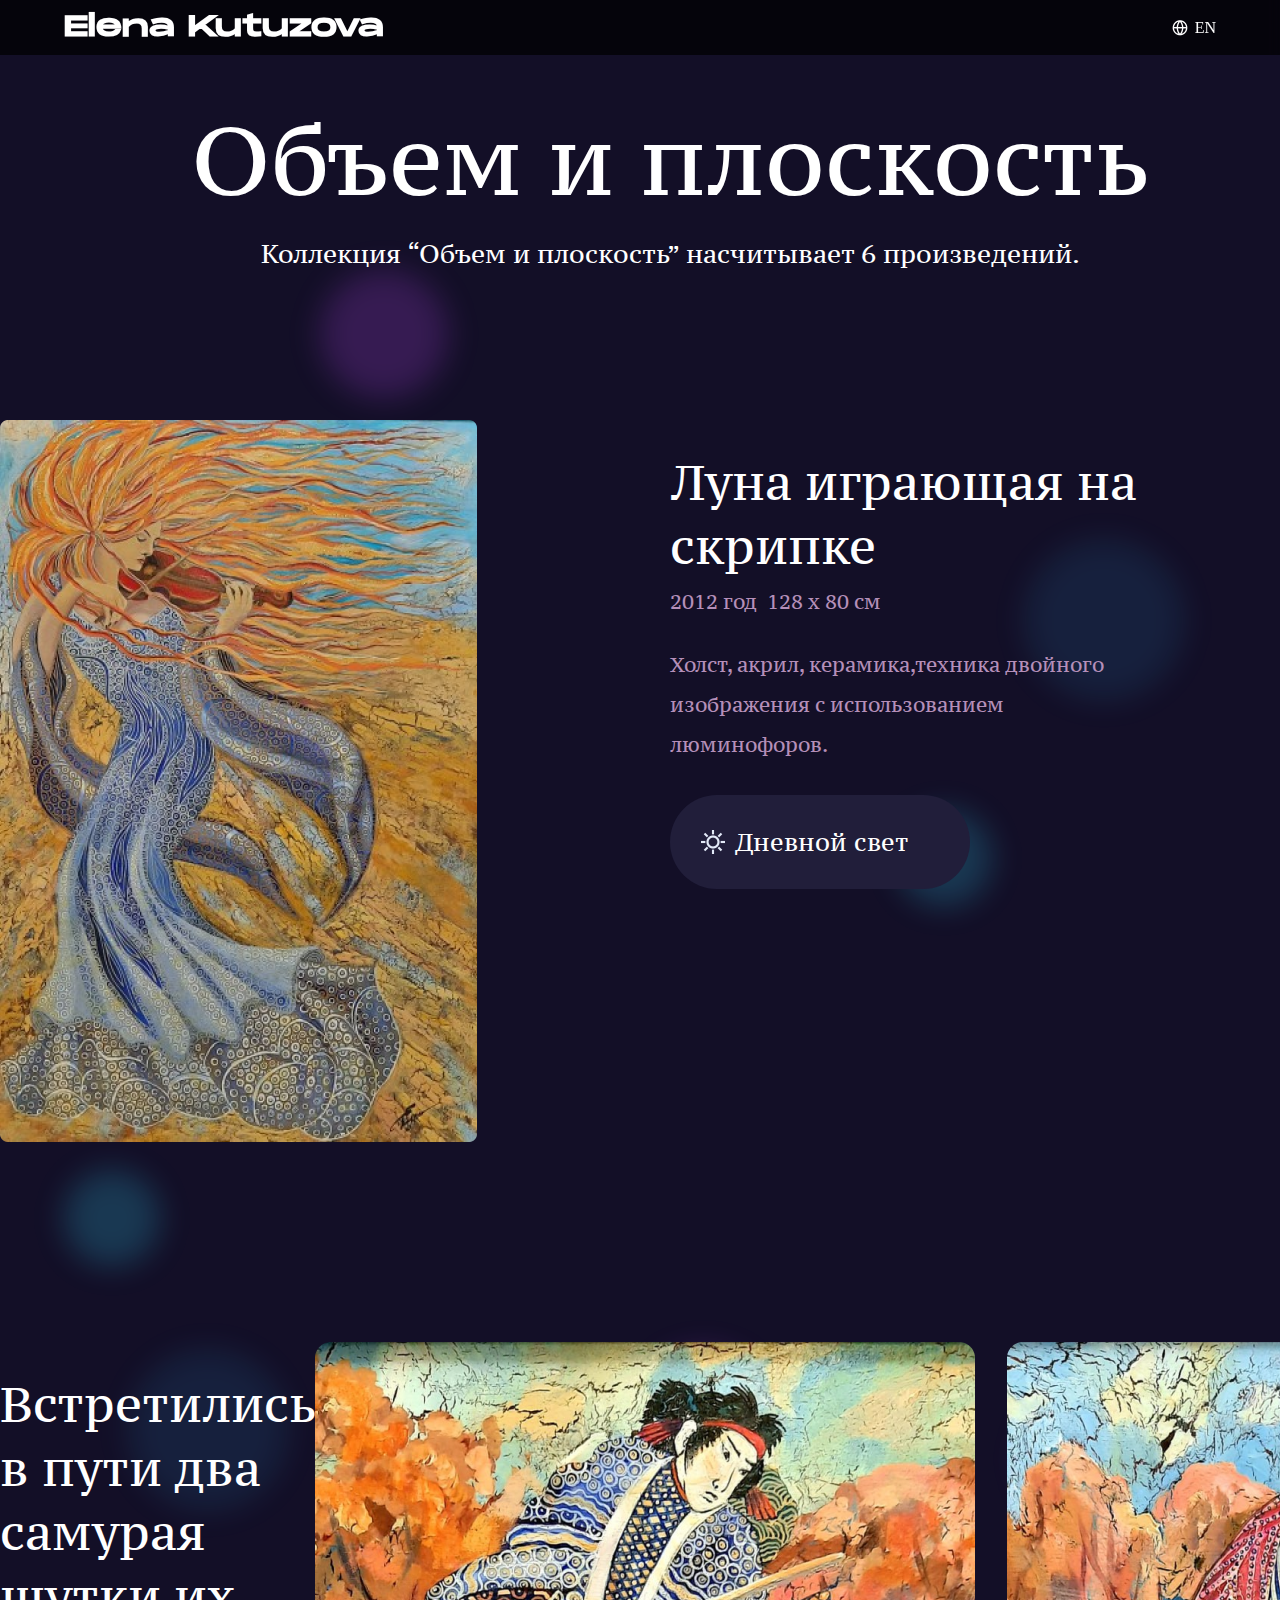
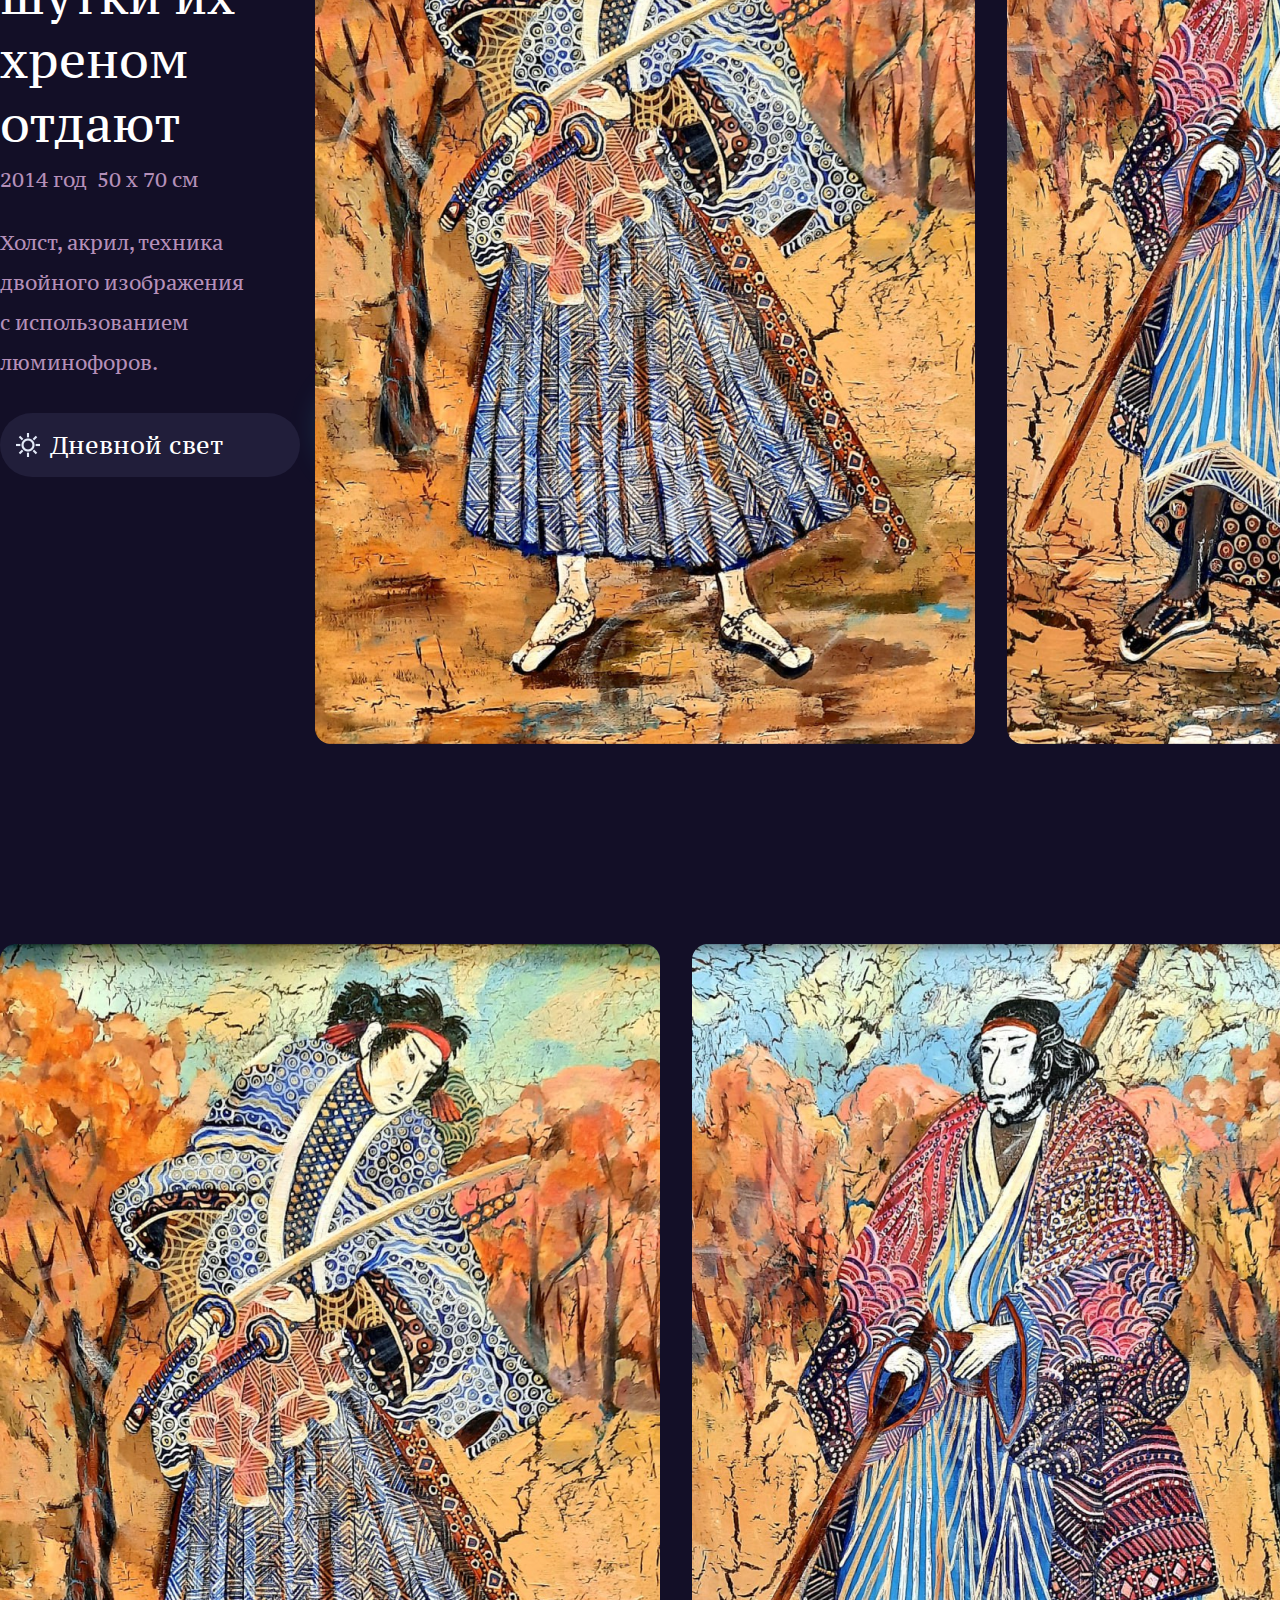
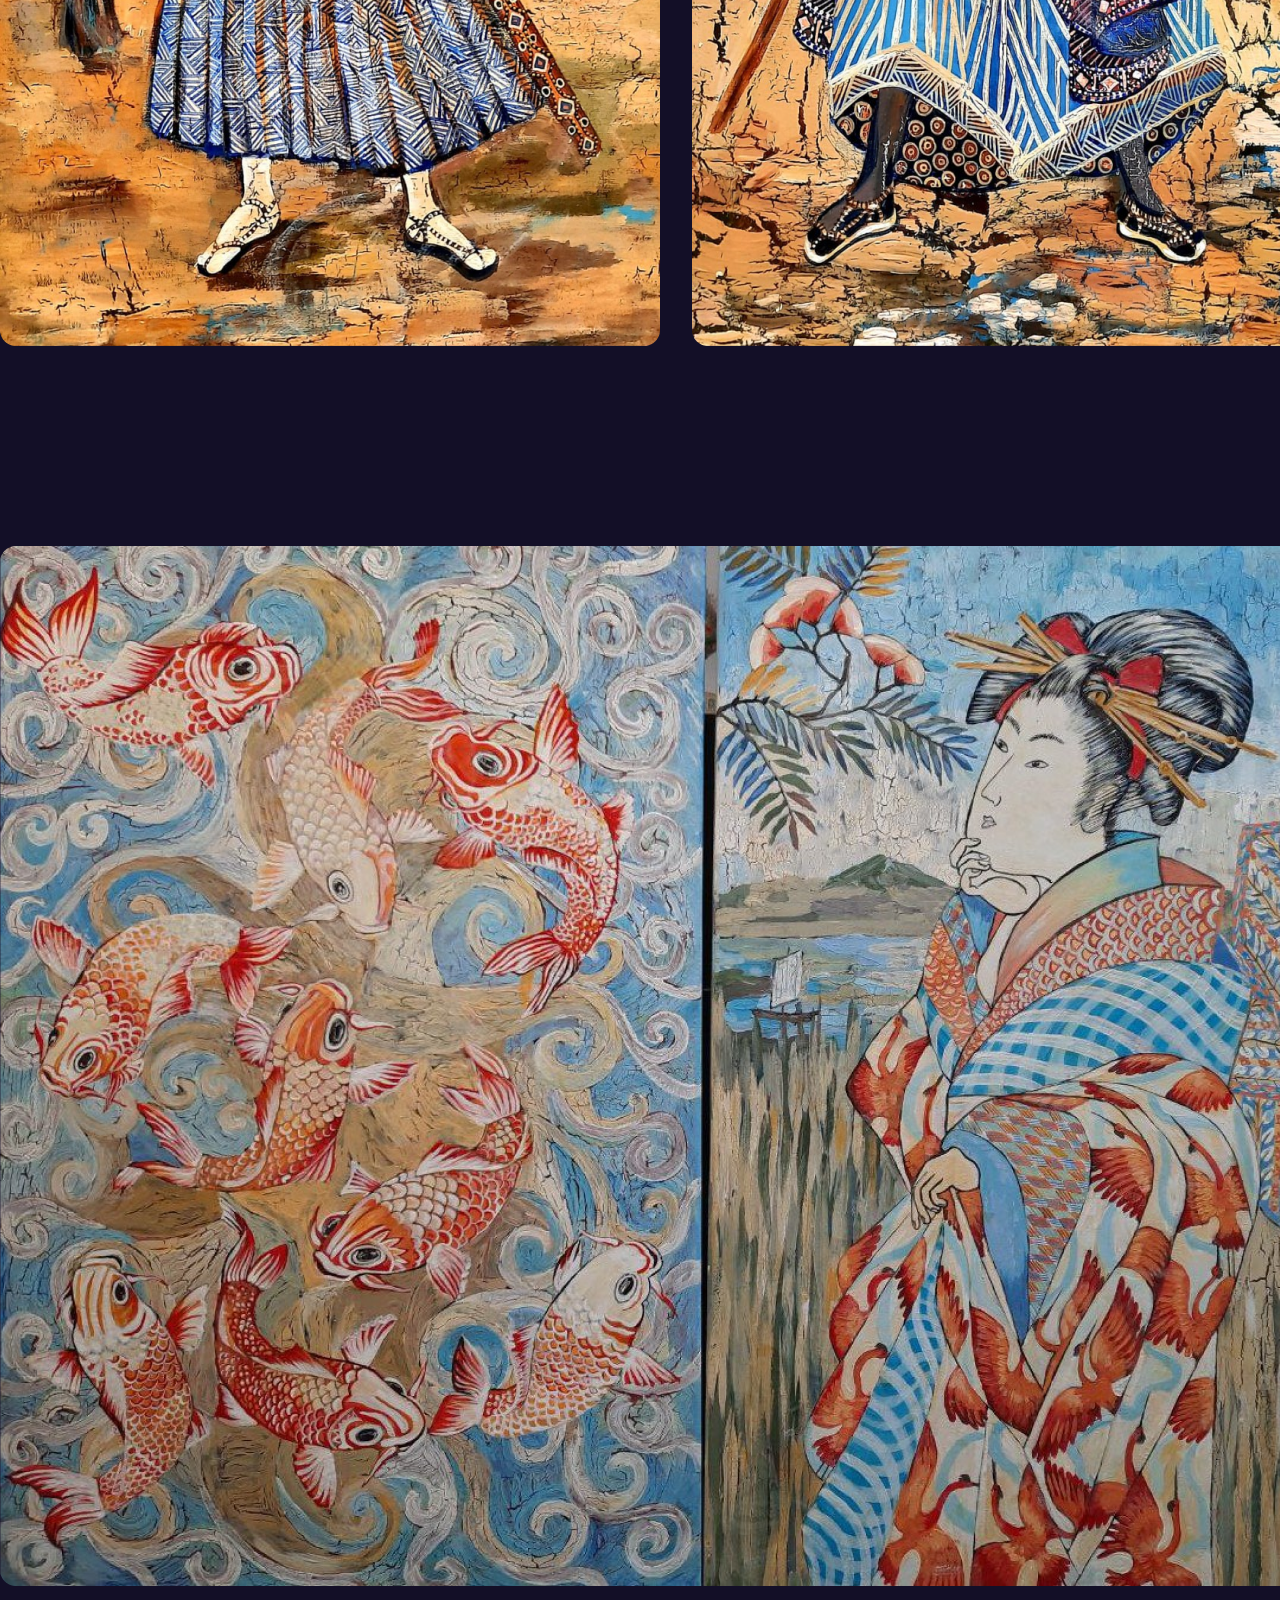
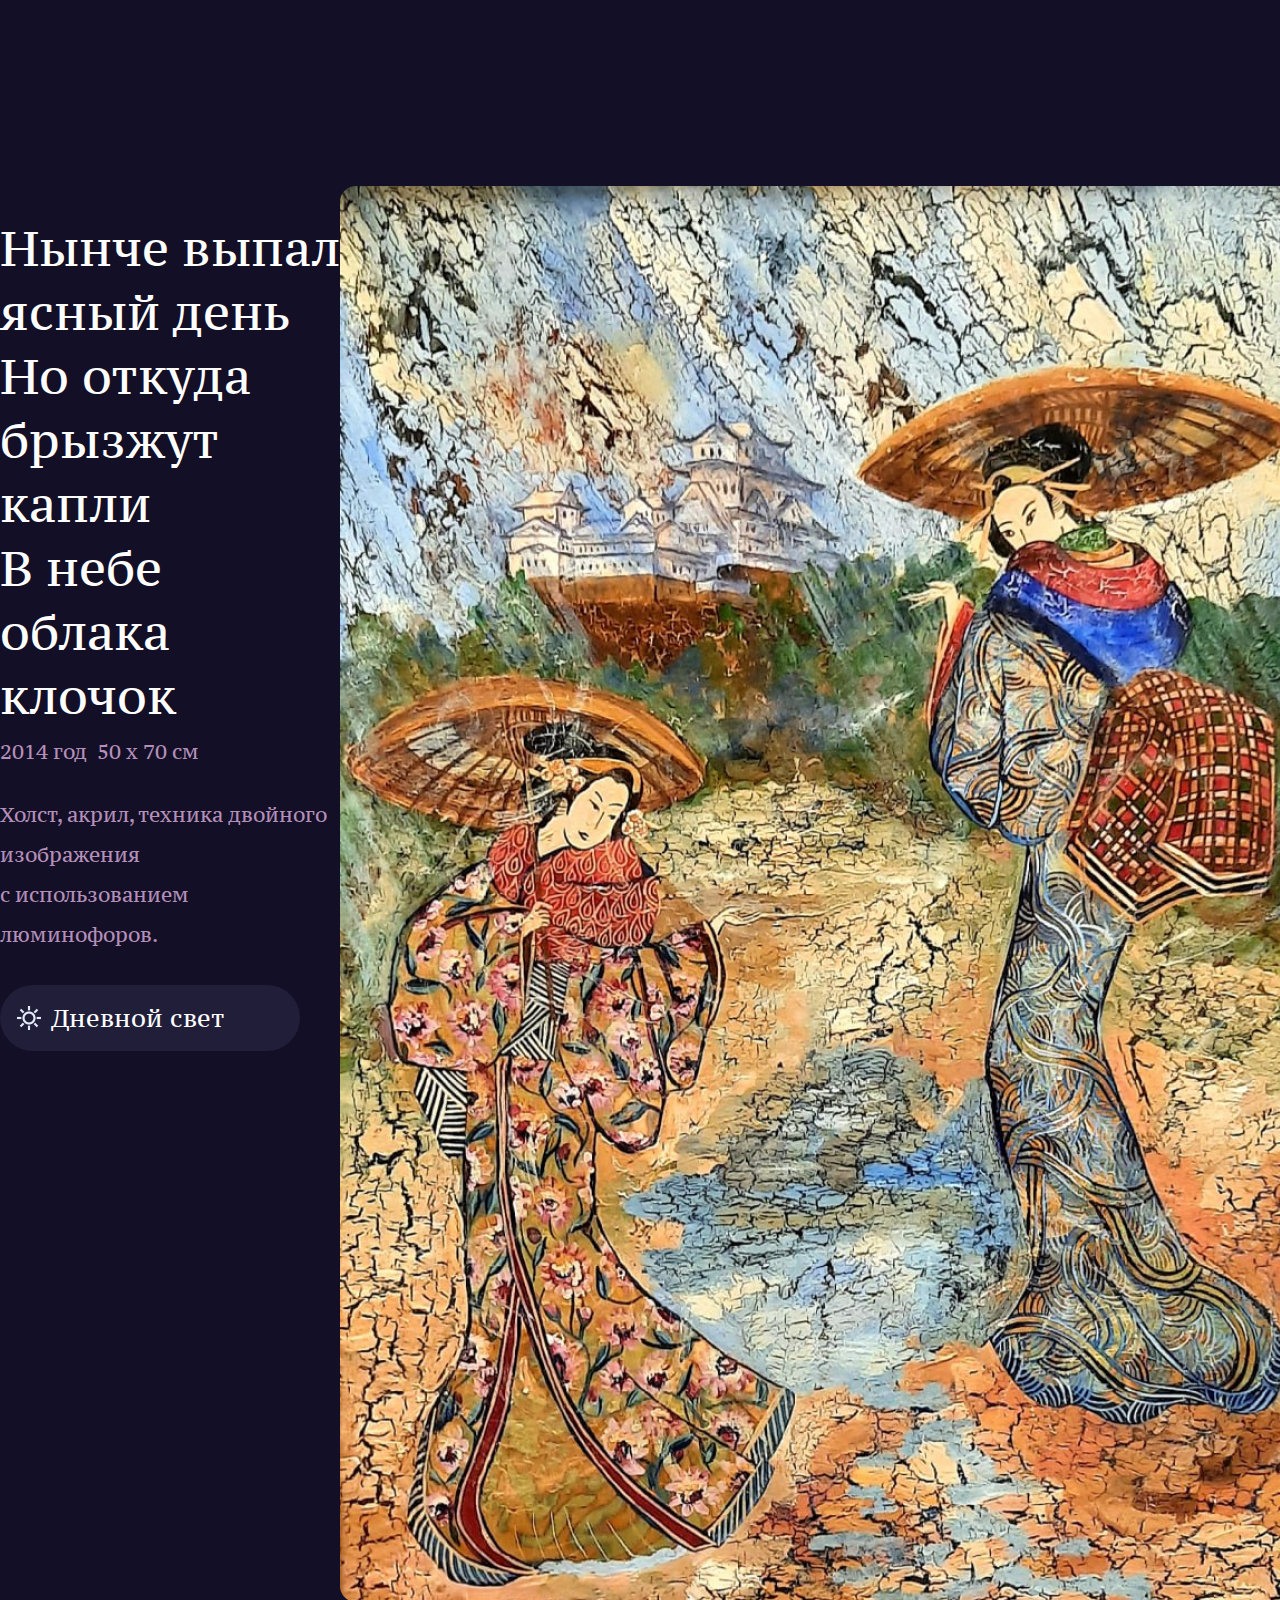
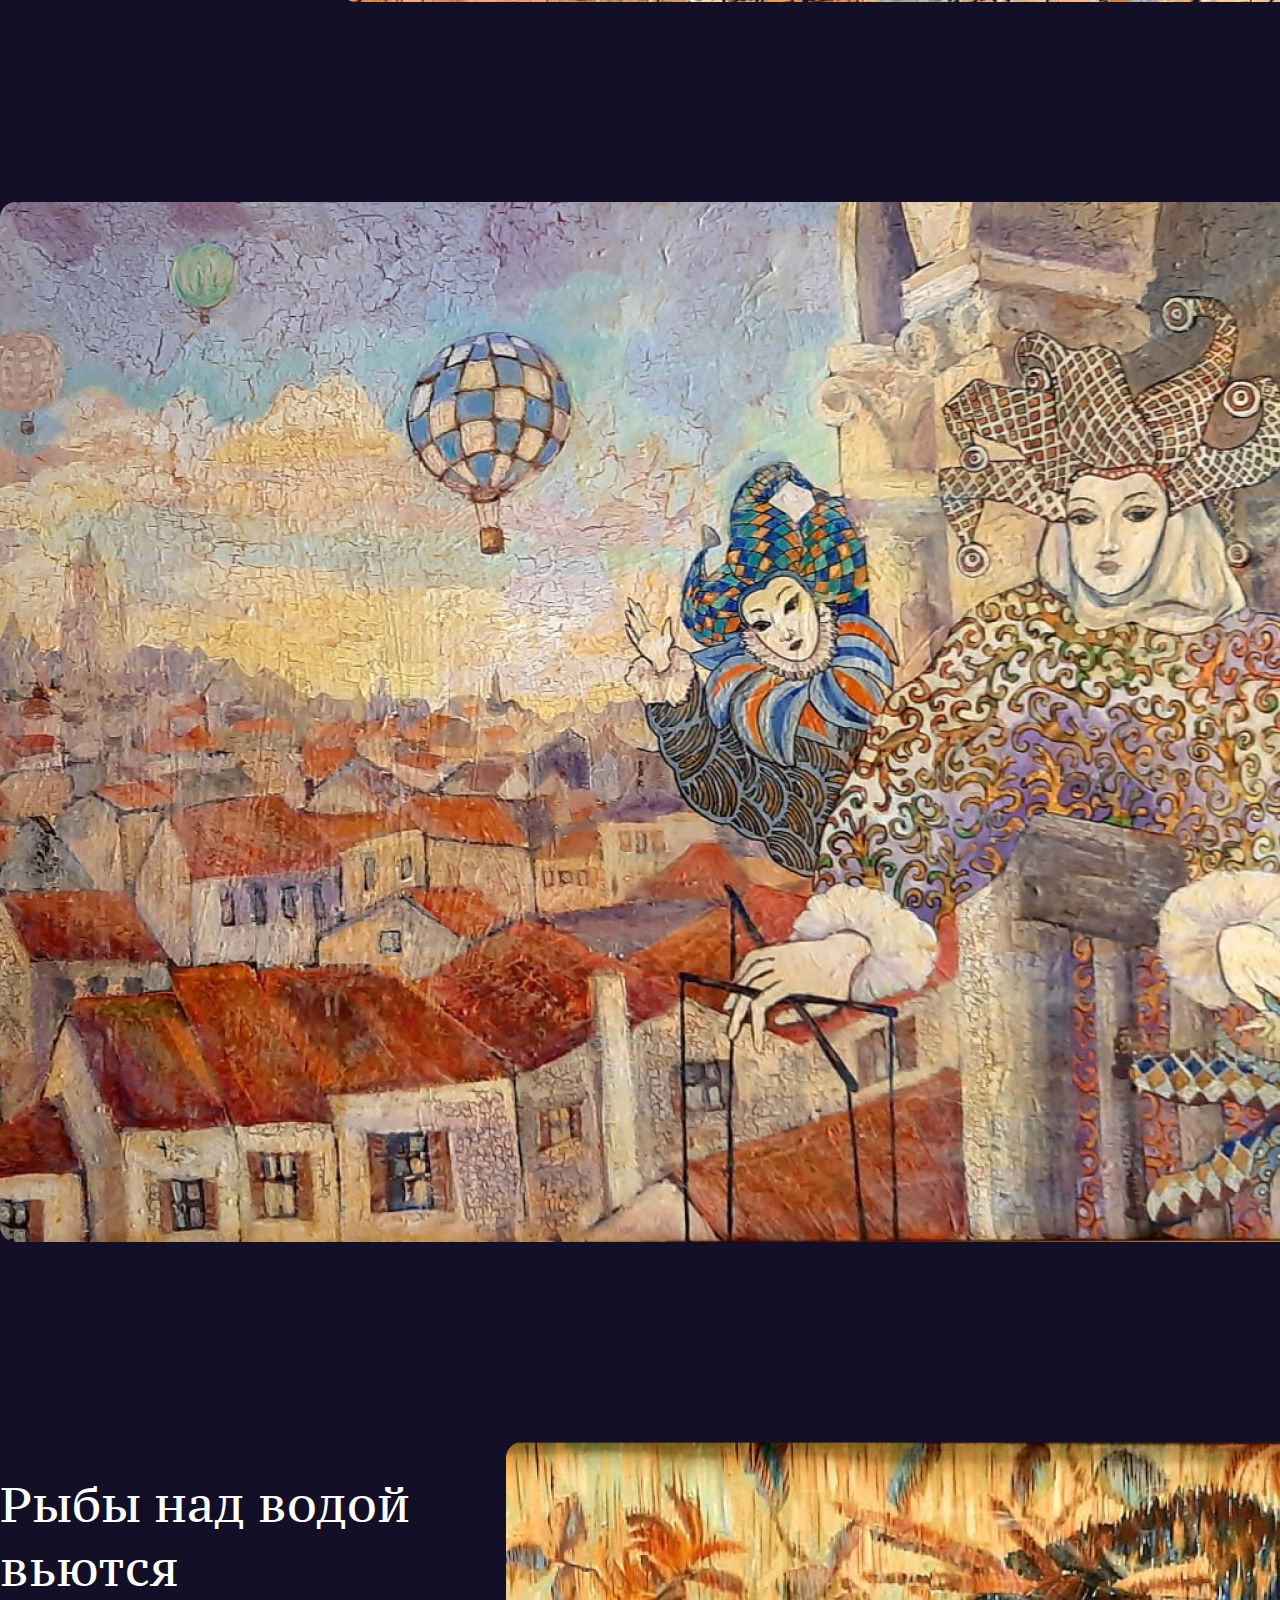
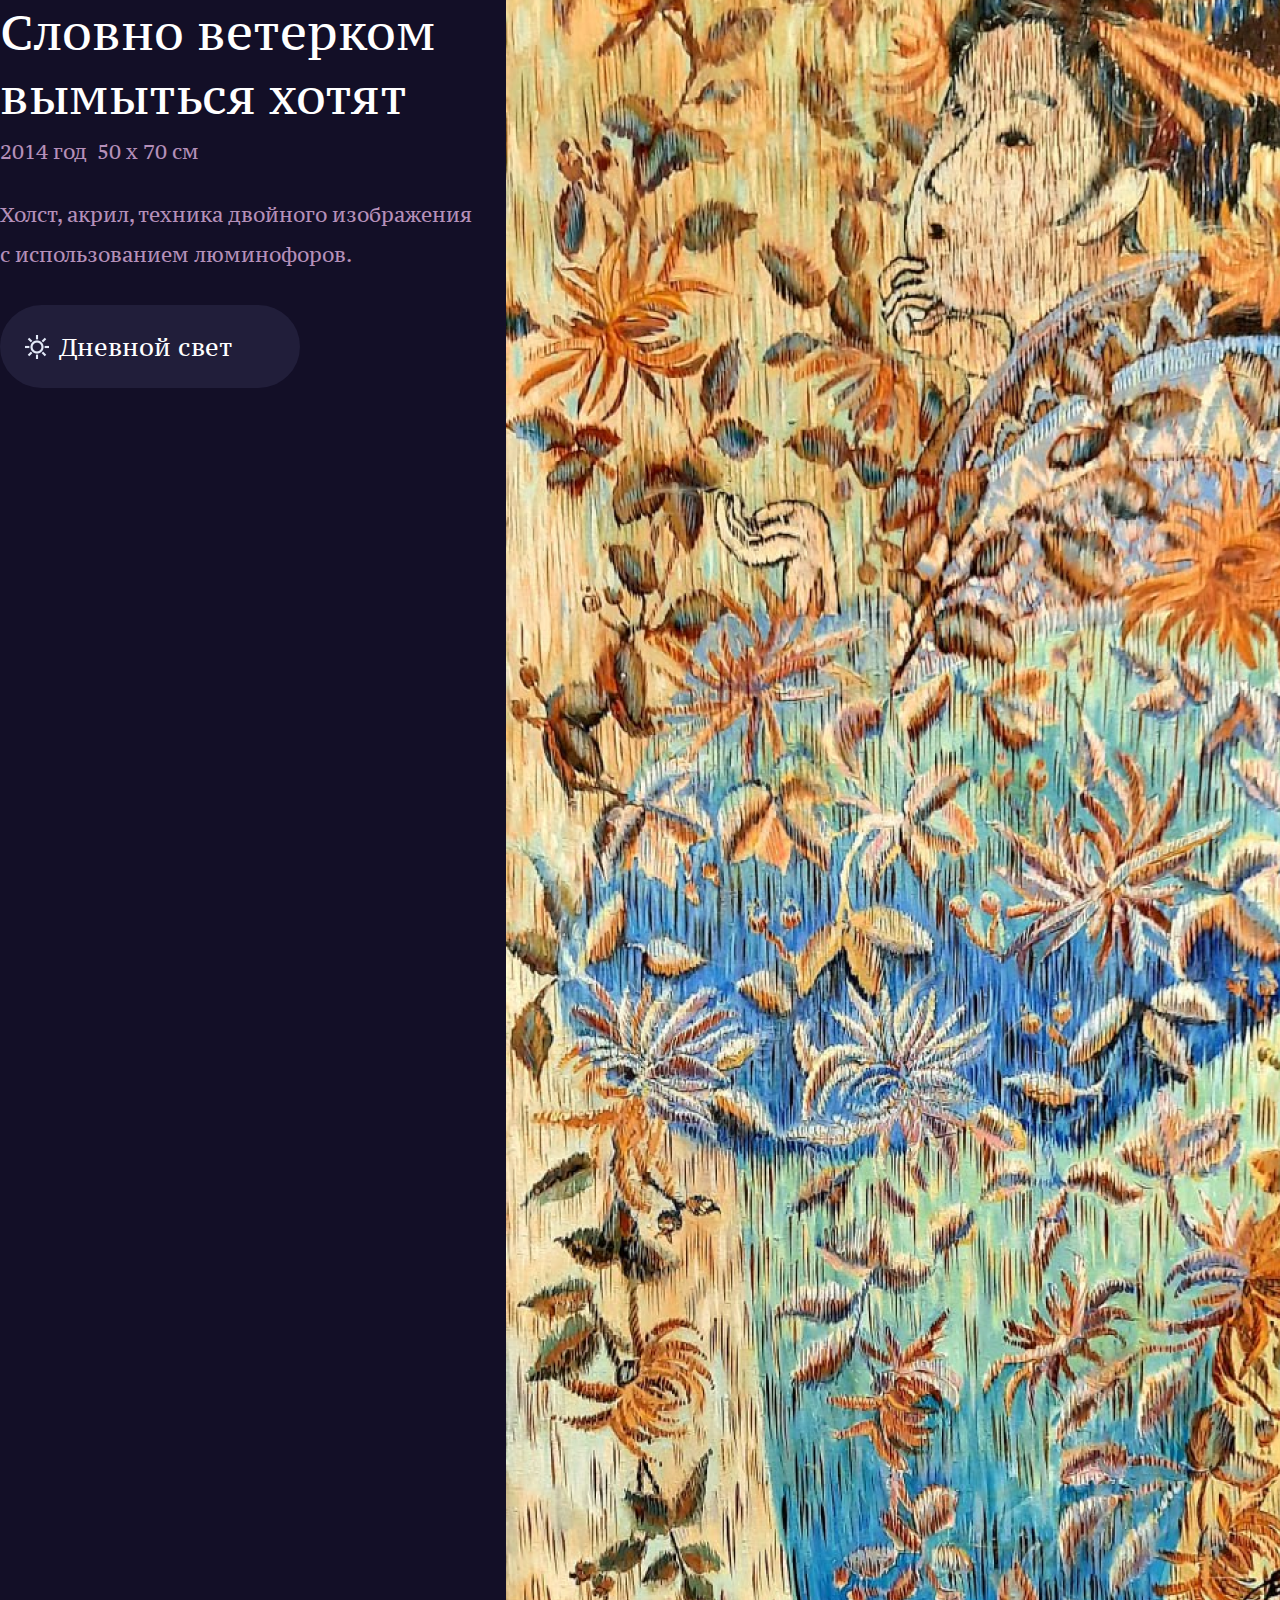
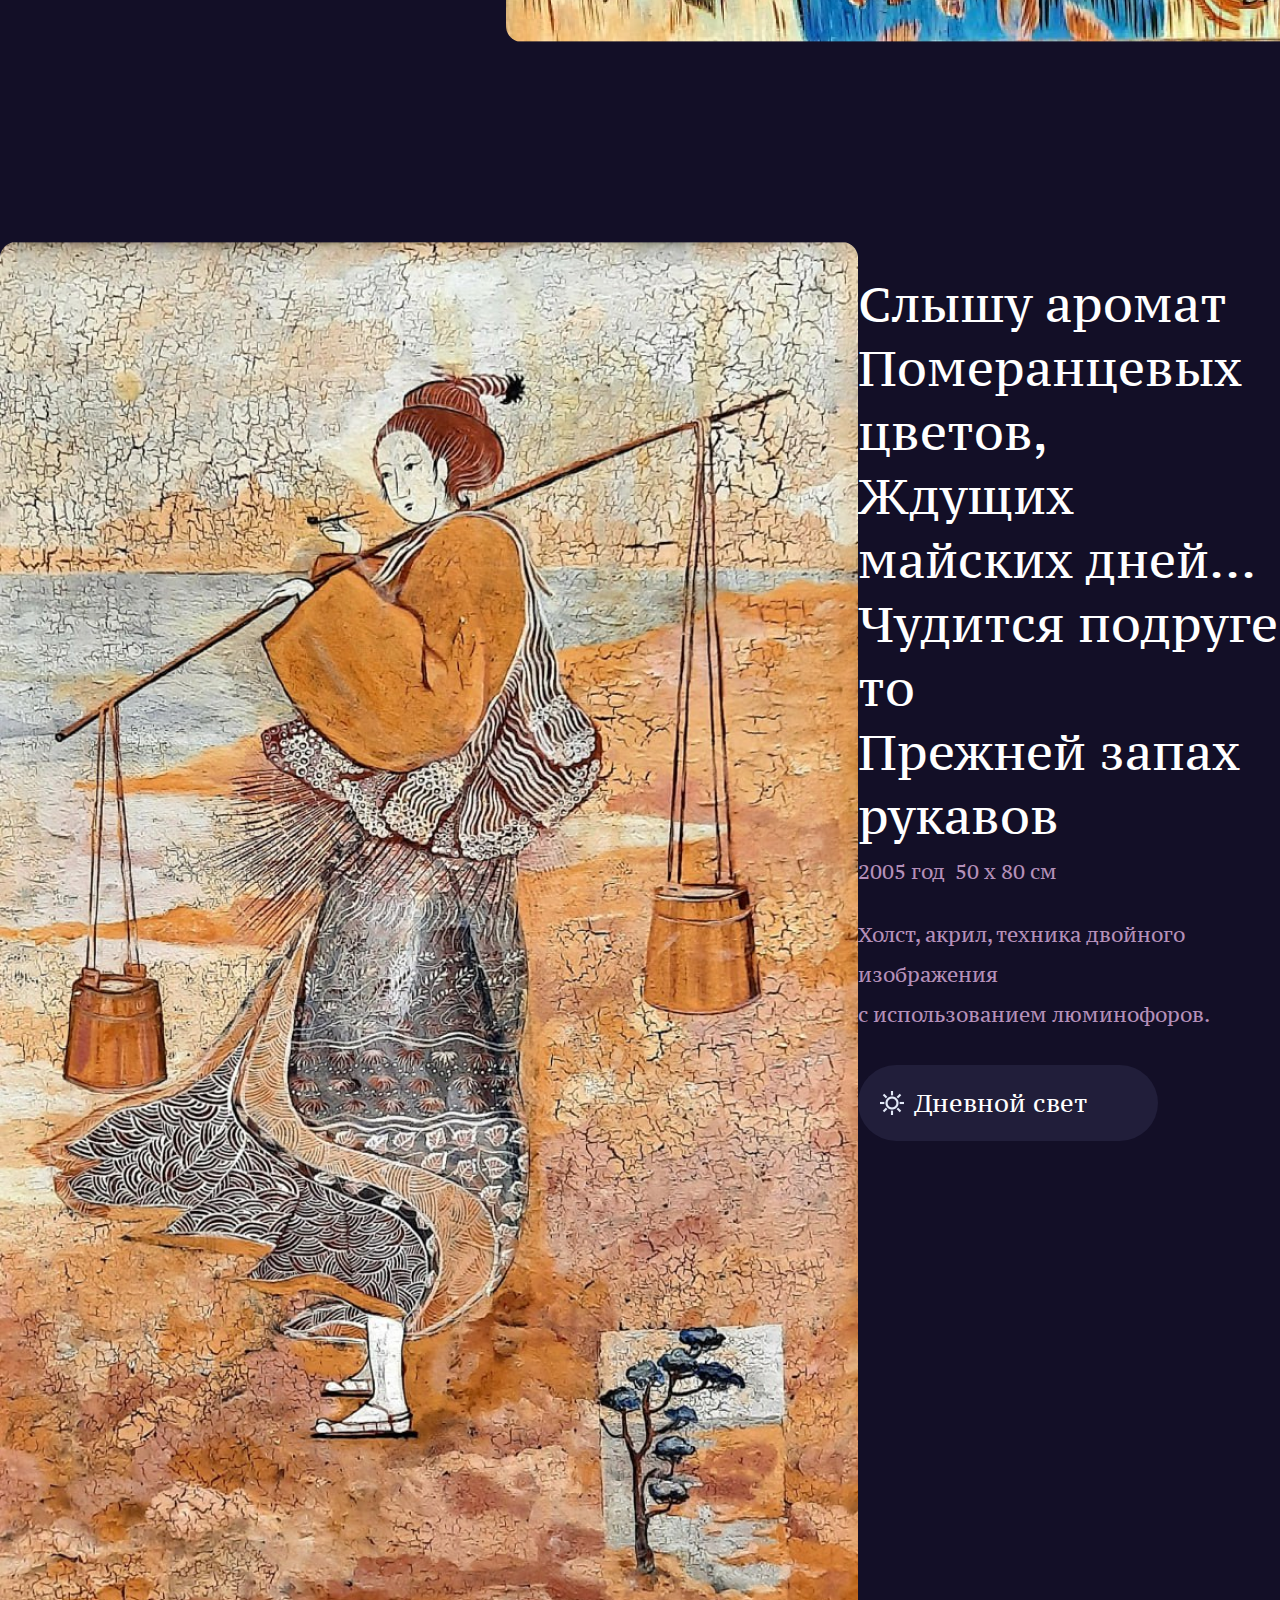
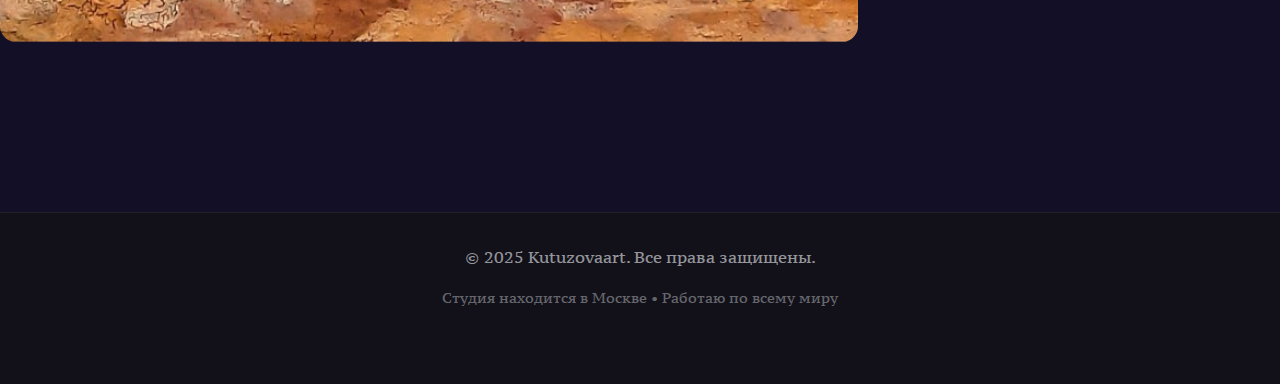
<file: html/volume.html>
<!DOCTYPE html>
<html lang="en">
<head>
    <meta charset="UTF-8">
    <meta name="viewport" content="width=device-width, initial-scale=1.0">
    <link rel="stylesheet" href="/css/volume.css">
    <title>Объем и плоскость</title>
</head>
<body>

    <header class="header">
        <div class="container">
            <h1><a href="/index.html">Elena Kutuzova</a></h1>
            <nav class="nav">
                <div class="lang">
                    <img src="/resources/light-language-image.png" alt="Language">
                    <p>EN</p>
                </div>
            </nav>

            <div class="burger-menu">
                <div class="burger-icon">
                    <span></span>
                    <span></span>
                    <span></span>
                </div>
            </div>
        </div>
    </header>

    <main class="main-content">
        <p class="collection-title">Объем и плоскость</p>
        <p class="collection-subtitle">Коллекция “Объем и плоскость” насчитывает 6 произведений.</p>
        <div class="circle collection-circle one"></div>
        <div class="circle collection-circle two"></div>
        <div class="circle collection-circle three"></div>
        <div class="circle collection-circle four"></div>
        <div class="circle collection-circle five"></div>
        <div class="circle collection-circle six"></div>
        <div class="circle collection-circle seven"></div>
        <div class="circle collection-circle eight"></div>
        <div class="circle collection-circle nine"></div>
        <div class="circle collection-circle ten"></div>
        <div class="circle collection-circle elleven"></div>
        <div class="circle collection-circle twelve"></div>
        <div class="circle collection-circle thirteen"></div>
        <div class="collection">
            <!-- Луна играющая на скрипке -->
            <div class="collection-card volume-moon">
                <div class="collection-img volume-moon">
                    <img src="/resources/volume-moon.png" class="img-volume-moon" data-day="/resources/volume-moon.png"
                    data-night="/resources/volume-moon-night.png">
                </div>
                <div class="collection-text">
                    <p class="collection-name">Луна играющая на скрипке</p>
                    <div class="collection-info">
                        <p class="collection-year">2012 год</p>
                        <p class="collection-size">128 x 80 см</p>
                    </div>
                    <p class="collection-description">Холст, акрил, керамика,техника двойного <br> 
                        изображения с использованием <br> люминофоров.</p>
                    <div class="collection-light" data-image="img-volume-moon">
                        <div class="collection-light-info" data-image="img-volume-moon">
                            <img src="/icons/sun.png" alt="" data-day="/icons/sun.png" data-night="/icons/moon.png">
                            <p>Дневной свет</p>
                        </div>
                    </div>
                </div>
            </div>
            <!-- Встретились в пути два самурая шутки их хреном отдают   -->
            <div class="collection-card-2 japan-samurai">
                <div class="collection-text-2">
                    <p class="collection-name-2">Встретились в пути два самурая шутки их хреном отдают  </p>
                    <div class="collection-info-2">
                        <p class="collection-year-2">2014 год</p>
                        <p class="collection-size-2">50 x 70 см</p>
                    </div>
                    <p class="collection-description-2">Холст, акрил, техника двойного изображения <br>
                        с использованием люминофоров.</p>
                    <div class="collection-light-2" data-image="img-japan-samurai">
                        <div class="collection-light-info-2" data-image="img-japan-samurai">
                            <img src="/icons/sun.png" alt="" data-day="/icons/sun.png" data-night="/icons/moon.png">
                            <p>Дневной свет</p>
                        </div>
                    </div>
                </div>
                <div class="collection-img-2">
                    <img src="/resources/japan-samurai-one.png" class="img-japan-samurai"
                    data-day="/resources/japan-samurai-one.png" data-night="/resources/japan-samurai-one-night.png">
                    <img src="/resources/japan-samurai-two.png" class="img-japan-samurai"
                    data-day="/resources/japan-samurai-two.png" data-night="/resources/japan-samurai-two-night.png">
                </div>
            </div>

            <div class="collection-card-2 japan-samurai-2">
                <div class="collection-img-2">
                    <img src="/resources/japan-samurai-one.png" class="img-japan-samurai"
                    data-day="/resources/japan-samurai-one.png" data-night="/resources/japan-samurai-one-night.png">
                    <img src="/resources/japan-samurai-two.png" class="img-japan-samurai"
                    data-day="/resources/japan-samurai-two.png" data-night="/resources/japan-samurai-two-night.png">
                </div>
                <div class="collection-text-2">
                    <p class="collection-name-2">Встретились в пути два самурая шутки их хреном отдают  </p>
                    <div class="collection-info-2">
                        <p class="collection-year-2">2014 год</p>
                        <p class="collection-size-2">50 x 70 см</p>
                    </div>
                    <p class="collection-description-2">Холст, акрил, техника двойного изображения <br>
                        с использованием люминофоров.</p>
                    <div class="collection-light-2" data-image="img-japan-samurai">
                        <div class="collection-light-info-2" data-image="img-japan-samurai">
                            <img src="/icons/sun.png" alt="" data-day="/icons/sun.png" data-night="/icons/moon.png">
                            <p>Дневной свет</p>
                        </div>
                    </div>
                </div>
            </div>

            <!-- Kишат в морской траве прозрачные мальки -->
            <div class="collection-card">
                <img src="/resources/japan-fry.png" class="img-japan-fry" data-day="/resources/japan-fry.png"
                data-night="/resources/japan-fry-night.png">
                <div class="collection-text">
                    <p class="collection-name">Kишат в морской траве прозрачные мальки</p>
                    <div class="collection-info">
                        <p class="collection-year">2024 год</p>
                        <p class="collection-size">60 х 80 см</p>
                    </div>
                    <p class="collection-description">Холст, акрил, техника двойного <br>
                        изображения с использованием люминофоров.</p>
                    <div class="collection-light" data-image="img-japan-fry">
                        <div class="collection-light-info" data-image="img-japan-fry">
                            <img src="/icons/sun.png" alt="" data-day="/icons/sun.png" data-night="/icons/moon.png">
                            <p>Дневной свет</p>
                        </div>
                    </div>
                </div>
            </div>

            <!-- Нынче выпал ясный день 
            Но откуда брызжут капли 
            В небе облака клочок -->
            <div class="collection-card-2">
                <div class="collection-text-2">
                    <p class="collection-name-2">Нынче выпал ясный день <br>
                                                    Но откуда брызжут капли <br>
                                                    В небе облака клочок</p>
                    <div class="collection-info-2">
                        <p class="collection-year-2">2014 год</p>
                        <p class="collection-size-2">50 х 70 см</p>
                    </div>
                    <p class="collection-description-2">Холст, акрил, техника двойного изображения <br> 
                        с использованием люминофоров.</p>
                    <div class="collection-light-2" data-image="img-japan-drops">
                        <div class="collection-light-info-2" data-image="img-japan-drops">
                            <img src="/icons/sun.png" alt="" data-day="/icons/sun.png" data-night="/icons/moon.png">
                            <p>Дневной свет</p>
                        </div>
                    </div>
                </div>

                <div class="collection-img-2">
                    <img src="/resources/japan-drops.png" class="img-japan-drops" data-day="/resources/japan-drops.png"
                    data-night="/resources/japan-drops-night.png">
                </div>
            </div>

            <!-- Полеты -->
            <div class="collection-card">
                <img src="/resources/japan-flying.png" class="img-japan-flying" data-day="/resources/japan-flying.png"
                data-night="/resources/japan-flying-night.png">
                <div class="collection-text">
                    <p class="collection-name">Полёты</p>
                    <div class="collection-info">
                        <p class="collection-year">2012 год</p>
                        <p class="collection-size">90 x 60 см</p>
                    </div>
                    <p class="collection-description">Холст, акрил, техника двойного изображения <br> 
                        с использованием люминофоров.</p>
                    <div class="collection-light" data-image="img-japan-flying">
                        <div class="collection-light-info" data-image="img-japan-flying">
                            <img src="/icons/sun.png" alt="" data-day="/icons/sun.png" data-night="/icons/moon.png">
                            <p>Дневной свет</p>
                        </div>
                    </div>
                </div>
            </div>

            <!-- Рыбы над водой вьются
                Словно ветерком вымыться хотят -->
            <div class="collection-card-2 japan-fish">
                <div class="collection-text-2">
                    <p class="collection-name-2">Рыбы над водой вьются <br>
                        Словно ветерком вымыться хотят</p>
                    <div class="collection-info-2">
                        <p class="collection-year-2">2014 год</p>
                        <p class="collection-size-2">50 х 70 см</p>
                    </div>
                    <p class="collection-description-2">Холст, акрил, техника двойного изображения <br> 
                        с использованием люминофоров.</p>
                    <div class="collection-light-2" data-image="img-japan-fish">
                        <div class="collection-light-info-2" data-image="img-japan-fish">
                            <img src="/icons/sun.png" alt="" data-day="/icons/sun.png" data-night="/icons/moon.png">
                            <p>Дневной свет</p>
                        </div>
                    </div>
                </div>

                <div class="collection-img-2">
                    <img src="/resources/japan-fish.png" class="img-japan-fish" data-day="/resources/japan-fish.png"
                    data-night="/resources/japan-fish-night.png">
                </div>
            </div>

            <!-- Слышу аромат 
            Померанцевых цветов,
            Ждущих майских дней...
            Чудится подруге то
            Прежней запах рукавов -->
            <div class="collection-card japan-flowers">
                <img src="/resources/japan-flowers.png" class="img-japan-flowers" data-day="/resources/japan-flowers.png"
                data-night="/resources/japan-flowers-night.png">
                <div class="collection-text">
                    <p class="collection-name">Слышу аромат <br>
                        Померанцевых цветов, <br>
                        Ждущих майских дней... <br>
                        Чудится подруге то <br>
                        Прежней запах рукавов</p>
                    <div class="collection-info">
                        <p class="collection-year">2005 год</p>
                        <p class="collection-size">50 x 80 см</p>
                    </div>
                    <p class="collection-description">Холст, акрил, техника двойного изображения <br> 
                        с использованием люминофоров.</p>
                    <div class="collection-light" data-image="img-japan-flowers">
                        <div class="collection-light-info" data-image="img-japan-flowers">
                            <img src="/icons/sun.png" alt="" data-day="/icons/sun.png" data-night="/icons/moon.png">
                            <p>Дневной свет</p>
                        </div>
                    </div>
                </div>
            </div>
        </div>

        <div class="collection-mobile">
            <!-- Дай-ка привяжу ирисы к сандалиям вместо ремяжков -->
            <div class="collection-card japan-flip-flop">
                <div class="collection-img">
                    <img src="/resources/japan-flip-flop-one.png" class="img-japan-flip-flop-one" data-day="/resources/japan-flip-flop-one.png"
                    data-night="/resources/japan-flip-flop-one.png">
                    <img src="/resources/japan-flip-flop-two.png" class="img-japan-flip-flop" data-day="/resources/japan-flip-flop-two.png"
                    data-night="/resources/japan-flip-flop-two-night.png">
                </div>
                <div class="collection-text">
                    <p class="collection-name">Дай-ка привяжу ирисы к сандалиям вместо ремяжков</p>
                    <div class="collection-info">
                        <p class="collection-year">2014 год</p>
                        <p class="collection-size">90 x 60 см</p>
                    </div>
                    <p class="collection-description">Холст, акрил, техника двойного <br> 
                        изображения с использованием <br> люминофоров.</p>
                    <div class="collection-light" data-image="img-japan-flip-flop">
                        <div class="collection-light-info" data-image="img-japan-flip-flop">
                            <img src="/icons/sun.png" alt="" data-day="/icons/sun.png" data-night="/icons/moon.png">
                            <p>Дневной свет</p>
                        </div>
                    </div>
                </div>
            </div>
            <!-- Встретились в пути два самурая шутки их хреном отдают   -->
            <div class="collection-card japan-samurai">
                <div class="collection-img">
                    <img src="/resources/japan-samurai-one.png" class="img-japan-samurai"
                    data-day="/resources/japan-samurai-one.png" data-night="/resources/japan-samurai-one-night.png">
                    <img src="/resources/japan-samurai-two.png" class="img-japan-samurai"
                    data-day="/resources/japan-samurai-two.png" data-night="/resources/japan-samurai-two-night.png">
                </div>
                <div class="collection-text">
                    <p class="collection-name">Встретились в пути два самурая шутки их хреном отдают  </p>
                    <div class="collection-info">
                        <p class="collection-year">2014 год</p>
                        <p class="collection-size">50 x 70 см</p>
                    </div>
                    <p class="collection-description">Холст, акрил, техника двойного изображения <br>
                        с использованием люминофоров.</p>
                    <div class="collection-light" data-image="img-japan-samurai">
                        <div class="collection-light-info" data-image="img-japan-samurai">
                            <img src="/icons/sun.png" alt="" data-day="/icons/sun.png" data-night="/icons/moon.png">
                            <p>Дневной свет</p>
                        </div>
                    </div>
                </div>
            </div>

            <!-- Kишат в морской траве прозрачные мальки -->
            <div class="collection-card">
                <img src="/resources/japan-fry.png" class="img-japan-fry" data-day="/resources/japan-fry.png"
                data-night="/resources/japan-fry-night.png">
                <div class="collection-text">
                    <p class="collection-name">Kишат в морской траве прозрачные мальки</p>
                    <div class="collection-info">
                        <p class="collection-year">2024 год</p>
                        <p class="collection-size">60 х 80 см</p>
                    </div>
                    <p class="collection-description">Холст, акрил, техника двойного <br>
                        изображения с использованием люминофоров.</p>
                    <div class="collection-light" data-image="img-japan-fry">
                        <div class="collection-light-info" data-image="img-japan-fry">
                            <img src="/icons/sun.png" alt="" data-day="/icons/sun.png" data-night="/icons/moon.png">
                            <p>Дневной свет</p>
                        </div>
                    </div>
                </div>
            </div>

            <!-- Нынче выпал ясный день 
            Но откуда брызжут капли 
            В небе облака клочок -->
            <div class="collection-card">
                <img src="/resources/japan-drops.png" class="img-japan-drops" data-day="/resources/japan-drops.png"
                    data-night="/resources/japan-drops-night.png">
                <div class="collection-text">
                    <p class="collection-name">Нынче выпал ясный день <br>
                                                    Но откуда брызжут капли <br>
                                                    В небе облака клочок</p>
                    <div class="collection-info">
                        <p class="collection-year">2014 год</p>
                        <p class="collection-size">50 х 70 см</p>
                    </div>
                    <p class="collection-description">Холст, акрил, техника двойного изображения <br> 
                        с использованием люминофоров.</p>
                    <div class="collection-light" data-image="img-japan-drops">
                        <div class="collection-light-info" data-image="img-japan-drops">
                            <img src="/icons/sun.png" alt="" data-day="/icons/sun.png" data-night="/icons/moon.png">
                            <p>Дневной свет</p>
                        </div>
                    </div>
                </div>
            </div>

            <!-- Полеты -->
            <div class="collection-card">
                <img src="/resources/japan-flying.png" class="img-japan-flying" data-day="/resources/japan-flying.png"
                data-night="/resources/japan-flying-night.png">
                <div class="collection-text">
                    <p class="collection-name">Полёты</p>
                    <div class="collection-info">
                        <p class="collection-year">2012 год</p>
                        <p class="collection-size">90 x 60 см</p>
                    </div>
                    <p class="collection-description">Холст, акрил, техника двойного изображения <br> 
                        с использованием люминофоров.</p>
                    <div class="collection-light" data-image="img-japan-flying">
                        <div class="collection-light-info" data-image="img-japan-flying">
                            <img src="/icons/sun.png" alt="" data-day="/icons/sun.png" data-night="/icons/moon.png">
                            <p>Дневной свет</p>
                        </div>
                    </div>
                </div>
            </div>

            <!-- Рыбы над водой вьются
                Словно ветерком вымыться хотят -->
            <div class="collection-card japan-fish">
                <img src="/resources/japan-fish.png" class="img-japan-fish" data-day="/resources/japan-fish.png"
                    data-night="/resources/japan-fish-night.png">
                <div class="collection-text">
                    <p class="collection-name">Рыбы над водой вьются <br>
                        Словно ветерком вымыться хотят</p>
                    <div class="collection-info">
                        <p class="collection-year">2014 год</p>
                        <p class="collection-size">50 х 70 см</p>
                    </div>
                    <p class="collection-description">Холст, акрил, техника двойного изображения <br> 
                        с использованием люминофоров.</p>
                    <div class="collection-light" data-image="img-japan-fish">
                        <div class="collection-light-info" data-image="img-japan-fish">
                            <img src="/icons/sun.png" alt="" data-day="/icons/sun.png" data-night="/icons/moon.png">
                            <p>Дневной свет</p>
                        </div>
                    </div>
                </div>
            </div>

            <!-- Слышу аромат 
            Померанцевых цветов,
            Ждущих майских дней...
            Чудится подруге то
            Прежней запах рукавов -->
            <div class="collection-card japan-flowers">
                <img src="/resources/japan-flowers.png" class="img-japan-flowers" data-day="/resources/japan-flowers.png"
                data-night="/resources/japan-flowers-night.png">
                <div class="collection-text">
                    <p class="collection-name">Слышу аромат <br>
                        Померанцевых цветов, <br>
                        Ждущих майских дней... <br>
                        Чудится подруге то <br>
                        Прежней запах рукавов</p>
                    <div class="collection-info">
                        <p class="collection-year">2005 год</p>
                        <p class="collection-size">50 x 80 см</p>
                    </div>
                    <p class="collection-description">Холст, акрил, техника двойного изображения <br> 
                        с использованием люминофоров.</p>
                    <div class="collection-light" data-image="img-japan-flowers">
                        <div class="collection-light-info" data-image="img-japan-flowers">
                            <img src="/icons/sun.png" alt="" data-day="/icons/sun.png" data-night="/icons/moon.png">
                            <p>Дневной свет</p>
                        </div>
                    </div>
                </div>
            </div>
        </div>
    </main>
    
    <footer class="footer">
        <div class="footer-info">
            <p class="footer-title">© 2025 Kutuzovaart. Все права защищены.</p>
            <p class="footer-text">Студия находится в Москве • Работаю по всему миру</p>
        </div>
    </footer>
    
    <script src="/javascript/city-script.js"></script>
</body>
</html>
</file>
<file: css/style.css>
@font-face {
    font-family: 'Monument Extended';
    src: url('/fonts/MonumentExtended-Regular.otf') format('opentype');
    font-weight: normal;
    font-style: normal;
    font-display: swap;
}

@font-face {
    font-family: 'Segoe UI Symbol';
    src: url('/fonts/segoe-ui-symbol.ttf') format('truetype');
    font-weight: normal;
    font-style: normal;
    font-display: swap;
}

@font-face {
    font-family: 'PT Serif Caption';
    src: url('/fonts/PTSerifCaption-Regular.ttf') format('truetype');
    font-weight: normal;
    font-style: normal;
    font-display: swap;
}

html {
    scroll-behavior: smooth;
}

* {
    margin: 0;
    padding: 0;
    box-sizing: border-box;
}

.no-intro .loader,
.no-intro .center-container,
.no-intro .name-block { display: none !important; animation: none !important; transition: none !important; }
.no-intro .header { animation: none !important; opacity: 1 !important; position: relative !important; background-color: rgba(0,0,0) !important; }
.no-intro body { background: repeating-linear-gradient(to bottom,rgba(15, 12, 41, 0.3) 0vh,rgba(48, 43, 99, 0.3) 50vh,rgba(15, 12, 41, 0.3) 100vh),rgb(19, 15, 39) !important; }


body {
    display: flex;
    flex-direction: column;
    background: rgb(19, 15, 39);
    overflow-x: hidden;
    font-family: 'PT Serif Caption';
    min-height: 100vh;
    color: #fff;
}

.header { 
    font-family: 'Monument Extended';
    position: fixed;
    top: 0;
    width: 100%;
    padding: 0.8% 5%;
    background-color: rgba(0, 0, 0, 0.7);
    backdrop-filter: blur(5px);
    z-index: 9999;
}

.container {
    display: flex;
    justify-content: space-between;
    text-align: center;
    color: #fff;
}

.container h1 {
    font-size: clamp(16px, 2.3vw, 40px);
    white-space: nowrap;
    font-family: 'Monument Extended';
}

.container a {
    text-decoration: none;
    font-family: 'Monument Extended';
    color: #fff;
}

.nav {
    display: flex;
    gap: 2vw;
    align-items: center;
}

.nav a {
    text-decoration: none;
    color: #fff;
    font-size: clamp(16px, 1.2vw, 20px);
    white-space: nowrap;
    font-family: 'Monument Extended';
}

.burger-menu {
    display: none;
}

.name-block {
    position: fixed;
    top: 50%;
    left: 50%;
    font-size: 3.5vw;
    color: white;
    opacity: 0;
    text-align: center;
    background-color: rgb(42,27,61,0.77);
    padding: 5% 2%;
    border-radius: 0.75vw;
    white-space: nowrap;
    font-family: 'PT Serif Caption';
}

.lang {
    display: flex;
    align-items: center;
}

.lang img {
    width: clamp(16px, 1.2vw, 20px);
    margin-right: 0.4em ;
}

.lang p {
    font-size: clamp(16px, 1.2vw, 20px);
    font-family: Serif;
}

.main-content {
    max-width: 1340px;
    margin: 0 auto;
}

.circle {
    position: absolute;
    border-radius: 50%;
    filter: blur(15px);
    opacity: 10;
    z-index: -1;
}

.collection-circle.one{
    width: 128px; height: 128px;
    right: 65%; top: 30%;
    background: #C44DFF33;
}
.collection-circle.two{
    width: 160px; height: 160px;
    left: 80%; top: 60%;
    background: #33BBFF1A;
}

.collection-circle.three{
    width: 96px; height: 96px;
    left: 70%; top: 90%;
    background: #33DDFF33;
}

.collection-circle.four{
    width: 96px; height: 96px;
    left: 5%; top: 130%;
    background: #33DDFF33;
}

.collection-circle.five{
    width: 160px; height: 160px;
    left: 10%; top: 150%;
    background: #33BBFF1A;
}

.collection-circle.six{
    width: 128px; height: 128px;
    right: 10%; top: 155%;
    background: #C44DFF33;
}

.collection-circle.seven{
    width: 128px; height: 128px;
    right: 40%; top: 150%;
    background: #C44DFF33;
}

.collection-circle.eight{
    width: 96px; height: 96px;
    left: 25%; top: 220%;
    background: #33DDFF33;
}

.collection-circle.nine{
    width: 160px; height: 160px;
    left: 35%; top: 230%;
    background: #33BBFF1A;
}

.collection-circle.ten{
    width: 128px; height: 128px;
    right: 15%; top: 305%;
    background: #C44DFF33;
}

.collection-circle.elleven{
    width: 128px; height: 128px;
    right: 40%; top: 450%;
    background: #C44DFF33;
}

.collection-circle.twelve{
    width: 96px; height: 96px;
    left: 7%; top: 475%;
    background: #33DDFF33;
}

.collection-circle.thirteen{
    width: 160px; height: 160px;
    left: 10%; top: 495%;
    background: #33BBFF1A;
}

.collection-mobile {
    display: none;
}

.collection-title {
    text-align: center;
    font-size: 96px;
    font-family: 'PT Serif Caption';
    margin-top: 140px;
}

.collection-subtitle {
    text-align: center;
    font-size: 25px;
    font-family: 'PT Serif Caption';
    margin-top: 15px;
}


.collection-card {
    display: grid;
    grid-template-columns: 2fr 1.5fr;
    margin-top: 150px;
    padding-bottom: 50px;
}

.collection-card.vatikan {
    display: grid;
    grid-template-columns: 2fr 1.2fr;
}

.collection-card.flowers {
    display: grid;
    grid-template-columns: 2fr 2fr;
}

.img-city-vatikan {
    width: 100%;
    height: 100%;
    max-width: 737px;
    max-height: 499px;
}

.collection-text {
    padding-top: 30px;
    margin-right: 50px;
}

.collection-name {
    font-size: 48px;
}

.collection-info {
    display: flex;
    padding-top: 10px;
    gap: 10px;

    p {
        color: #B58FB9;
        font-size: 20px;
    }
}

.collection-description {
    color: #B58FB9;
    font-size: 20px;
    padding-top: 30px;
    line-height: 2;
}

.collection-light {
    display: inline-flex;
    align-items: center;
    justify-content: center;
    padding: 35px 20px;
    background-color: #211E3A;
    max-width: 300px;
    max-height: 30px;
    width: 100%;
    border-radius: 100px;
    margin-top: 30px;
    box-sizing: border-box;
}

.collection-light-info {
    display: inline-flex;
    align-items: center;
    gap: 10px;
    white-space: nowrap;
}

.collection-light-info img {
    width: 24px;
    height: 24px;
    margin-right: 0px !important;
}

.collection-light-info p {
    font-size: 24px;
}

.collection-card img,
.collection-card-2 img,
.collection-img-2 img {
    transition: opacity 0.2s ease-in-out;
}


.footer {
    margin-top: clamp(40px, 10vw, 120px);
    width: 100%;
    background: #12111A;
    height: 172px;
    border-top: 1px solid rgb(43,48,59,0.5);
}

.footer-info {
    display: flex;
    flex-direction: column;
    align-items: center;
}

.footer-title {
    color: rgb(240,242,245,0.6);
    font-size: 16px;
    margin-top: 33px;
}

.footer-text {
    color: rgb(240,242,245,0.4);
    font-size: 14px;
    margin-top: 20px;
}


.collection-card-2 {
    display: grid;
    grid-template-columns: 1.5fr 2fr;
    margin-top: 150px;
    padding-bottom: 50px;
}

.collection-card-2.drops {
    display: grid;
    grid-template-columns: 2fr 1.5fr;
    margin-top: 150px;
    padding-bottom: 50px;
}

.collection-text-2 {
    margin-right: 50px;  
    text-align: right;           /* выравнивание строк внутри блока по правому краю */
    justify-self: end;           /* смещает колонку вправо в grid-контейнере */
    display: flex;               /* делаем flex, чтобы можно было управлять вложенными элементами */
    flex-direction: column;
    align-items: flex-end;       /* прижимает вложенные элементы (кнопка, .collection-light) к правому краю */
}

.collection-img-2 {
    justify-self: start;
}

.collection-card img{
    justify-self: end;
    margin-right: 50px;
}

/* Чтобы кнопка .collection-light также точно прижималась */
.collection-light-2 {
    align-self: flex-end;
}

.collection-card-2.japan-fish{
    display: grid;
    grid-template-columns: 2fr 1fr;
}

.collection-card-2.japan-samurai-2 {
    display: none;
}

.collection-img {
    display: flex;
    gap: 2rem;
}

.collection-img-2 {
    display: flex;
    justify-content: flex-end;
    gap: 2rem;
}

.img-city-buhara-tashkent {
    width: 100%;
    height: 100%;
    max-width: 737px;
    max-height: 499px;
}

.collection-text-2 {
    padding-top: 30px;
    margin-left: auto;
}

.collection-name-2 {
    font-size: 48px;
}

.collection-info-2 {
    display: flex;
    padding-top: 10px;
    gap: 10px;

    p {
        color: #B58FB9;
        font-size: 20px;
    }
}

.collection-description-2 {
    color: #B58FB9;
    font-size: 20px;
    padding-top: 30px;
    line-height: 2;
}

.collection-light-2 {
    display: inline-flex;
    align-items: center;
    justify-content: center;
    padding: 35px 20px;
    background-color: #211E3A;
    max-width: 300px;
    max-height: 30px;
    width: 100%;
    border-radius: 100px;
    margin-top: 30px;
    box-sizing: border-box;
}

.collection-light-info-2 {
    display: inline-flex;
    align-items: center;
    gap: 10px;
    white-space: nowrap;
}

.collection-light-info-2 img {
    width: 24px;
    height: 24px;
    margin-right: 0px !important;
}

.collection-light-info-2 p {
    font-size: 24px;
}

img {
    transition: opacity 0.25s ease;
}

.img-sneg-v-pitere {
    width: 100%;
    max-width: 737px;
    max-height: 600px;
}

.img-lucky-day {
    width: 100%;
    max-width: 718px;
    max-height: 724px;
}

.img-city-white-city {
    width: 100%;
    height: 100%;
    max-width: 547px;
    max-height: 833px;
    margin-left: 50px;
}

.img-piter-moskva {
    width: 100%;
    height: 100%;
    max-width: 737px;
    max-height: 603px;
}

.img-city-london {
    width: 100%;
    height: 100%;
    max-width: 737px;
    max-height: 499px;
}

.img-solnechnoe-utro {
    width: 100%;
    height: 100%;
    max-width: 728px;
    max-height: 836px;
}

.img-city-gorod-zolotoi {
    width: 100%;
    height: 100%;
    max-width: 737px;
    max-height: 600px;
}

.img-lumines-mary {
    width: 100%;
    height: 100%;
    max-width: 484px;
    max-height: 853px;
}

.img-lumines-rada {
    width: 100%;
    height: 100%;
    max-width: 737px;
    max-height: 1008px;
}

.img-lumines-dreams {
    width: 100%;
    height: 100%;
    max-width: 680px;
    max-height: 808px;
}

.img-lumines-game {
    width: 100%;
    height: 100%;
    max-width: 737px;
    max-height: 1008px;
}

.img-lumines-time {
    width: 100%;
    height: 100%;
    max-width: 680px;
    max-height: 808px;
}

.img-china-morning {
    width: 100%;
    height: 100%;
    max-width: 484px;
    max-height: 574px;
}

.img-china-gold {
    width: 100%;
    height: 100%;
    max-width: 737px;
    max-height: 1008px;
}

.img-china-flow {
    width: 100%;
    height: 100%;
    max-width: 679px;
    max-height: 808px;
}

.img-china-fog {
    width: 100%;
    height: 100%;
    max-width: 761px;
    max-height: 649px;
}

.img-china-lucky {
    width: 100%;
    height: 100%;
    max-width: 679px;
    max-height: 808px;
}

.img-china-flowers {
    width: 100%;
    height: 100%;
    max-width: 737px;
    max-height: 892px;
}

.img-japan-flip-flop-one {
    width: 100%;
    height: 100%;
    max-width: 330px;
    max-height: 501px;
    margin-right: 0px !important;
}

.img-japan-flip-flop {
    width: 100%;
    height: 100%;
    max-width: 330px;
    max-height: 501px;
    margin-right: 0px !important;
}

.img-japan-samurai{
    width: 100%;
    height: 100%;
    max-width: 330px;
    max-height: 501px;
}

.img-japan-fry {
    width: 100%;
    height: 100%;
    max-width: 335px;
    max-height: 520px;
    margin-right: 0px !important;
}

.img-japan-drops {
    width: 100%;
    height: 100%;
    max-width: 500px;
    max-height: 708px;
}

.img-japan-flying {
    width: 100%;
    height: 100%;
    max-width: 700px;
    max-height: 520px;
}

.img-japan-fish {
    width: 100%;
    height: 100%;
    max-width: 417px;
    max-height: 900px;
}

.img-japan-flowers {
    width: 100%;
    height: 100%;
    max-width: 429px;
    max-height: 700px;
}

.img-start-mountains {
    width: 100%;
    height: 100%;
    max-width: 737px;
    max-height: 749px;
}

.img-start-earth {
    width: 100%;
    height: 100%;
    max-width: 737px;
    max-height: 500px;
}

.img-start-earth-two {
    width: 100%;
    height: 100%;
    max-width: 737px;
    max-height: 500px;
    margin: 0 auto;
}

.img-start-stones {
    width: 100%;
    height: 100%;
    max-width: 737px;
    max-height: 600px;
}

.img-start-sky {
    width: 100%;
    height: 100%;
    max-width: 680px;
    max-height: 669px;
}

.img-start-metal {
    width: 100%;
    height: 100%;
    max-width: 547px;
    max-height: 833px;
}

.img-start-fire {
    width: 100%;
    height: 100%;
    max-width: 580px;
    max-height: 874px;
}

.img-start-hindi {
    width: 100%;
    height: 100%;
    max-width: 819px;
    max-height: 569px;
}

.img-start-gravity {
    width: 100%;
    height: 100%;
    max-width: 580px;
    max-height: 874px;
}

.collection-card-earth {
    display: flex;
    align-items: center;
    margin-top: 50px;
}

.collection-description-gravity {
    color: #B58FB9;
    font-size: 20px;
    padding-top: 30px;
    line-height: 2;
}

.collection-card.japan-flowers {
    display: grid;
    grid-template-columns: 1.5fr 2fr;
}

@media (max-width: 1200px) {

    .circle {
        display: none;
    }

    .main-content {
        max-width: 700px;
        margin: 0 auto;
    }

    .collection-title {
        text-align: center;
        font-size: 64px;
        font-family: 'PT Serif Caption';
        margin-top: 80px;
    }

    .collection-subtitle {
        text-align: center;
        font-size: 20px;
        font-family: 'PT Serif Caption';
        margin-top: 15px;
    }

    .collection-name {
        font-size: 30px;
    }

    .collection-name-2 {
        font-size: 30px;
    }

    .collection-card {
        display: grid;
        grid-template-columns: 2fr 1.5fr;
        margin-top: 50px;
        padding-bottom: 15px;
    }

    .collection-card.japan-flip-flop {
        display: flex;
        flex-direction: column;
        margin-top: 50px;
        padding-bottom: 15px;
    }

    .collection-card.japan-fry {
        display: flex;
        flex-direction: column;
        margin-top: 50px;
        padding-bottom: 15px;
    }

    .collection-card-2.japan-samurai {
        display: none;
    }

    .collection-card-2.japan-samurai-2 {
        display: flex;
        flex-direction: column;
        margin-top: 50px;
        padding-bottom: 15px;
    }

    .collection-text-2 {
        margin-right: 0px;  
        text-align: left;           /* выравнивание строк внутри блока по правому краю */
        justify-self: start;           /* смещает колонку вправо в grid-контейнере */
        display: flex;               /* делаем flex, чтобы можно было управлять вложенными элементами */
        flex-direction: column;
        align-items: flex-start;       /* прижимает вложенные элементы (кнопка, .collection-light) к правому краю */
    }

    .collection-light-2 {
        align-self: flex-start;
    }

    .collection-text {
        padding-top: 10px;
        margin-right: 0;
        text-align: right;
    }   

    .collection-text.japan-flip-flop {
        padding-top: 10px;
        margin-right: 0;
        text-align: left;
    } 
    
    .collection-text.japan-fry {
        padding-top: 10px;
        margin-right: 0;
        text-align: left;
    }   

    .collection-info {
        float: right;
    }

    .collection-info.japan-flip-flop {
        float: none;
    }

    .collection-info.japan-fry {
        float: none;
    }

    .collection-description {
        padding-top: 50px;
    }

    .collection-description.japan-flip-flop {
        padding-top: 30px;
    }

    .collection-description.japan-fry {
        padding-top: 30px;
    }

    .collection-light {
        float: right;
    }

    .collection-light.japan-flip-flop {
        float: left;
    }

    .collection-light.japan-fry {
        float: left;
    }

    .img-city-buhara-tashkent {
        width: 100%;
        height: 100%;
        max-width: 737px;
        max-height: 499px;
    }

    .img-sneg-v-pitere {
        width: 100%;
        max-width: 600px;
        max-height: 400px;
    }

    .img-lucky-day {
        width: 100%;
        max-width: 718px;
        max-height: 724px;
    }

    .img-city-white-city {
        width: 100%;
        height: 100%;
        max-width: 547px;
        max-height: 833px;
        margin-left: 0;
    }

    .img-piter-moskva {
        width: 100%;
        height: 100%;
        max-width: 737px;
        max-height: 603px;
    }

    .img-city-london {
        width: 100%;
        height: 100%;
        max-width: 737px;
        max-height: 499px;
    }

    .img-solnechnoe-utro {
        width: 100%;
        height: 100%;
        max-width: 728px;
        max-height: 836px;
    }

    .img-city-gorod-zolotoi {
        width: 100%;
        height: 100%;
        max-width: 737px;
        max-height: 600px;
    }

    .img-lumines-mary {
        width: 100%;
        height: 100%;
        max-width: 484px;
        max-height: 853px;
    }

    .img-lumines-rada {
        width: 100%;
        height: 100%;
        max-width: 737px;
        max-height: 1008px;
    }

    .img-lumines-dreams {
        width: 100%;
        height: 100%;
        max-width: 680px;
        max-height: 808px;
    }

    .img-lumines-game {
        width: 100%;
        height: 100%;
        max-width: 737px;
        max-height: 1008px;
    }

    .img-lumines-time {
        width: 100%;
        height: 100%;
        max-width: 680px;
        max-height: 808px;
    }

    .img-japan-flip-flop-one {
        width: 100%;
        height: 100%;
        max-width: 330px;
        max-height: 501px;
    }

    .img-japan-flip-flop {
        width: 100%;
        height: 100%;
        max-width: 330px;
        max-height: 501px;
    }

    .img-japan-samurai{
        width: 100%;
        height: 100%;
        max-width: 330px;
        max-height: 501px;
    }

    .img-japan-fry {
        width: 100%;
        height: 100%;
        max-width: 700px;
        max-height: 520px;
    }

    .img-japan-drops {
        width: 100%;
        height: 100%;
        max-width: 500px;
        max-height: 708px;
    }

    .img-japan-flying {
        width: 100%;
        height: 100%;
        max-width: 700px;
        max-height: 520px;
    }

    .img-japan-fish {
        width: 100%;
        height: 100%;
        max-width: 417px;
        max-height: 900px;
    }

    .img-japan-flowers {
        width: 100%;
        height: 100%;
        max-width: 429px;
        max-height: 700px;
    }
}

@media (max-width: 440px) {

    .circle {
        display: none;
    }

    .main-content {
        max-width: 350px;
        margin: 0 auto;
    }

    .collection-mobile {
        display: block;   
        margin-top: 40px;
    }

    .collection {
        display: none;
    }

    .collection-title {
        text-align: center;
        font-size: 32px;
        font-family: 'PT Serif Caption';
        margin-top: 40px;
    }

    .collection-subtitle {
        text-align: center;
        font-size: 16px;
        font-family: 'PT Serif Caption';
        margin-top: 15px;
    }

    .collection-img {
        display: block;
    }

    .collection-name {
        font-size: 20px;
    }

    .collection-name-2 {
        font-size: 20px;
    }

    .collection-card {
        display: flex;
        flex-direction: column;
        margin-top: 50px;
        padding-bottom: 15px;
    }

    .collection-text {
        padding-top: 10px;
        margin-right: 0;
        text-align: left;
    }   

    .collection-info {
        float: none;
    }

    .collection-info p {
        font-size: 12px;
    }

    .collection-light {
        float: none;
        align-items: center;
        max-width: 200px;
    }

    .collection-light-info {
        justify-content: center;
    }    

    .collection-light {
        min-width: 200px;
        width: 80%;
        height: 56px;
        padding: 30px 50px;
        border-radius: 40px;
        margin-top: 20px;
    }

    .collection-light-info {
        font-size: 16px;
        gap: 10px;
    }

    .collection-light-info img {
        width: 18px;
        height: 18px;
        margin-right: 0px;
    }

    .collection-light p {
        font-size: 14px;
    }

    .collection-description {
        padding-top: 20px;
        font-size: 14px;
    }

    .img-city-buhara-tashkent {
        width: 100%;
        height: 100%;
        max-width: 737px;
        max-height: 499px;
    }

    .img-sneg-v-pitere {
        width: 100%;
        height: 100%;
        max-width: 600px;
        max-height: 400px;
    }

    .img-lucky-day {
        width: 100%;    
        height: 100%;
        max-width: 718px;
        max-height: 724px;
    }

    .img-city-white-city {
        width: 100%;
        height: 100%;
        max-width: 547px;
        max-height: 833px;
        margin-left: 0;
    }

    .img-piter-moskva {
        width: 100%;
        height: 100%;
        max-width: 737px;
        max-height: 603px;
    }

    .img-city-london {
        width: 100%;
        height: 100%;
        max-width: 737px;
        max-height: 499px;
    }

    .img-solnechnoe-utro {
        width: 100%;
        height: 100%;
        max-width: 728px;
        max-height: 836px;
    }

    .img-city-gorod-zolotoi {
        width: 100%;
        height: 100%;
        max-width: 737px;
        max-height: 600px;
    }

    .img-lumines-mary {
        width: 100%;
        height: 100%;
        max-width: 484px;
        max-height: 853px;
    }

    .img-lumines-rada {
        width: 100%;
        height: 100%;
        max-width: 737px;
        max-height: 1008px;
    }

    .img-lumines-dreams {
        width: 100%;
        height: 100%;
        max-width: 680px;
        max-height: 808px;
    }

    .img-lumines-game {
        width: 100%;
        height: 100%;
        max-width: 737px;
        max-height: 1008px;
    }

    .img-lumines-time {
        width: 100%;
        height: 100%;
        max-width: 680px;
        max-height: 808px;
    }

    .img-japan-flip-flop-one {
        width: 100%;
        height: 100%;
        max-width: 330px;
        max-height: 501px;
    }

    .img-japan-flip-flop {
        width: 100%;
        height: 100%;
        max-width: 330px;
        max-height: 501px;
    }

    .img-japan-samurai{
        width: 100%;
        height: 100%;
        max-width: 330px;
        max-height: 501px;
    }

    .img-japan-fry {
        width: 100%;
        height: 100%;
        max-width: 700px;
        max-height: 520px;
    }

    .img-japan-drops {
        width: 100%;
        height: 100%;
        max-width: 500px;
        max-height: 708px;
    }

    .img-japan-flying {
        width: 100%;
        height: 100%;
        max-width: 700px;
        max-height: 520px;
    }

    .img-japan-fish {
        width: 100%;
        height: 100%;
        max-width: 417px;
        max-height: 900px;
    }

    .img-japan-flowers {
        width: 100%;
        height: 100%;
        max-width: 429px;
        max-height: 700px;
    }

    .footer {
        margin-top: clamp(40px, 10vw, 120px);
        width: 100%;
        background: #12111A;
        height: 172px;
        border-top: 1px solid rgb(43,48,59,0.5);
    }

    .footer-info {
        display: flex;
        flex-direction: column;
        align-items: center;
    }

    .footer-title {
        color: rgb(240,242,245,0.6);
        font-size: 14px;
        margin-top: 33px;
    }

    .footer-text {
        color: rgb(240,242,245,0.4);
        font-size: 12px;
        margin-top: 20px;
    }
}
</file>
<file: css/volume.css>
@font-face {
    font-family: 'Monument Extended';
    src: url('/fonts/MonumentExtended-Regular.otf') format('opentype');
    font-weight: normal;
    font-style: normal;
    font-display: swap;
}

@font-face {
    font-family: 'Segoe UI Symbol';
    src: url('/fonts/segoe-ui-symbol.ttf') format('truetype');
    font-weight: normal;
    font-style: normal;
    font-display: swap;
}

@font-face {
    font-family: 'PT Serif Caption';
    src: url('/fonts/PTSerifCaption-Regular.ttf') format('truetype');
    font-weight: normal;
    font-style: normal;
    font-display: swap;
}

html {
    scroll-behavior: smooth;
}

* {
    margin: 0;
    padding: 0;
    box-sizing: border-box;
}

body {
    display: flex;
    flex-direction: column;
    background: rgb(19, 15, 39);
    overflow-x: hidden;
    font-family: 'PT Serif Caption';
    min-height: 100vh;
    color: #fff;
}

.header { 
    font-family: 'Monument Extended';
    position: relative;
    top: 0;
    width: 100%;
    padding: 0.8% 5%;
    background-color: rgba(0, 0, 0, 0.7);
    backdrop-filter: blur(5px);
}

.container {
    display: flex;
    justify-content: space-between;
    text-align: center;
    color: #fff;
}

.container h1 {
    font-size: clamp(16px, 2.3vw, 40px);
    white-space: nowrap;
    font-family: 'Monument Extended';
}

.container a {
    text-decoration: none;
    font-family: 'Monument Extended';
    color: #fff;
}

.nav {
    display: flex;
    gap: 2vw;
    align-items: center;
}

.nav a {
    text-decoration: none;
    color: #fff;
    font-size: clamp(16px, 1.2vw, 20px);
    white-space: nowrap;
    font-family: 'Monument Extended';
}

.burger-menu {
    display: none;
}

.name-block {
    position: fixed;
    top: 50%;
    left: 50%;
    font-size: 3.5vw;
    color: white;
    opacity: 0;
    text-align: center;
    background-color: rgb(42,27,61,0.77);
    padding: 5% 2%;
    border-radius: 0.75vw;
    white-space: nowrap;
    font-family: 'PT Serif Caption';
}

.lang {
    display: flex;
    align-items: center;
}

.lang img {
    width: clamp(16px, 1.2vw, 20px);
    margin-right: 0.4em ;
}

.lang p {
    font-size: clamp(16px, 1.2vw, 20px);
    font-family: Serif;
}

.main-content {
    max-width: 1340px;
    margin: 0 auto;
}

.circle {
    position: absolute;
    border-radius: 50%;
    filter: blur(15px);
    opacity: 10;
    z-index: -1;
}

.collection-circle.one{
    width: 128px; height: 128px;
    right: 65%; top: 30%;
    background: #C44DFF33;
}
.collection-circle.two{
    width: 160px; height: 160px;
    left: 80%; top: 60%;
    background: #33BBFF1A;
}

.collection-circle.three{
    width: 96px; height: 96px;
    left: 70%; top: 90%;
    background: #33DDFF33;
}

.collection-circle.four{
    width: 96px; height: 96px;
    left: 5%; top: 130%;
    background: #33DDFF33;
}

.collection-circle.five{
    width: 160px; height: 160px;
    left: 10%; top: 150%;
    background: #33BBFF1A;
}

.collection-circle.six{
    width: 128px; height: 128px;
    right: 10%; top: 155%;
    background: #C44DFF33;
}

.collection-circle.seven{
    width: 128px; height: 128px;
    right: 40%; top: 150%;
    background: #C44DFF33;
}

.collection-circle.eight{
    width: 96px; height: 96px;
    left: 25%; top: 220%;
    background: #33DDFF33;
}

.collection-circle.nine{
    width: 160px; height: 160px;
    left: 35%; top: 230%;
    background: #33BBFF1A;
}

.collection-circle.ten{
    width: 128px; height: 128px;
    right: 15%; top: 305%;
    background: #C44DFF33;
}

.collection-circle.elleven{
    width: 128px; height: 128px;
    right: 40%; top: 450%;
    background: #C44DFF33;
}

.collection-circle.twelve{
    width: 96px; height: 96px;
    left: 7%; top: 475%;
    background: #33DDFF33;
}

.collection-circle.thirteen{
    width: 160px; height: 160px;
    left: 10%; top: 495%;
    background: #33BBFF1A;
}

.collection-mobile {
    display: none;
}

.collection-title {
    text-align: center;
    font-size: 96px;
    font-family: 'PT Serif Caption';
    margin-top: 40px;
}

.collection-subtitle {
    text-align: center;
    font-size: 25px;
    font-family: 'PT Serif Caption';
    margin-top: 15px;
}


.collection-card {
    display: grid;
    grid-template-columns: 2fr 1.5fr;
    margin-top: 150px;
    padding-bottom: 50px;
}

.collection-card.volume-moon {
    display: grid;
    grid-template-columns: 2fr 2fr;
    margin-top: 150px;
    padding-bottom: 50px;
}

.img-city-vatikan {
    width: 100%;
    height: 100%;
    max-width: 737px;
    max-height: 499px;
}

.collection-text {
    padding-top: 30px;
    margin-right: 50px;
}

.collection-name {
    font-size: 48px;
}

.collection-info {
    display: flex;
    padding-top: 10px;
    gap: 10px;

    p {
        color: #B58FB9;
        font-size: 20px;
    }
}

.collection-description {
    color: #B58FB9;
    font-size: 20px;
    padding-top: 30px;
    line-height: 2;
}

.collection-light {
    padding: 5% 5%;
    background-color: #211E3A;
    max-width: 300px;
    width: 100%;
    border-radius: 100px;
    margin-top: 30px;
}

.collection-light-info {
    display: flex;
    align-items: center;
    gap: 10px;
}

.collection-light-info img {
    width: 24px;
    height: 24px;
}

.collection-light-info p {
    font-size: 24px;
}

.collection-card img,
.collection-card-2 img,
.collection-img-2 img {
    transition: opacity 0.2s ease-in-out;
}


.footer {
    margin-top: clamp(40px, 10vw, 120px);
    width: 100%;
    background: #12111A;
    height: 172px;
    border-top: 1px solid rgb(43,48,59,0.5);
}

.footer-info {
    display: flex;
    flex-direction: column;
    align-items: center;
}

.footer-title {
    color: rgb(240,242,245,0.6);
    font-size: 16px;
    margin-top: 33px;
}

.footer-text {
    color: rgb(240,242,245,0.4);
    font-size: 14px;
    margin-top: 20px;
}


.collection-card-2 {
    display: grid;
    grid-template-columns: 1.5fr 2fr;
    margin-top: 150px;
    padding-bottom: 50px;
}

.collection-card-2.japan-fish{
    display: grid;
    grid-template-columns: 2fr 1fr;
}

.collection-img {
    display: flex;
    gap: 2rem;
}

.collection-img-2 {
    display: flex;
    justify-content: flex-end;
    gap: 2rem;
}

.img-city-buhara-tashkent {
    width: 100%;
    height: 100%;
    max-width: 737px;
    max-height: 499px;
}

.collection-text-2 {
    padding-top: 30px;
    margin-left: auto;
}

.collection-name-2 {
    font-size: 48px;
}

.collection-info-2 {
    display: flex;
    padding-top: 10px;
    gap: 10px;

    p {
        color: #B58FB9;
        font-size: 20px;
    }
}

.collection-description-2 {
    color: #B58FB9;
    font-size: 20px;
    padding-top: 30px;
    line-height: 2;
}

.collection-light-2 {
    padding: 5% 5%;
    background-color: #211E3A;
    max-width: 300px;
    width: 100%;
    border-radius: 100px;
    margin-top: 30px;
}

.collection-light-info-2 {
    display: flex;
    align-items: center;
    gap: 10px;
}

.collection-light-info-2 img {
    width: 24px;
    height: 24px;
}

.collection-light-info-2 p {
    font-size: 24px;
}

img {
    transition: opacity 0.25s ease;
}

.img-volume-moon {
    width: 100%;
    height: 100%;
    max-width: 477px;
    max-height: 722px;
}

@media (max-width: 1200px) {

    .circle {
        display: none;
    }

    .main-content {
        max-width: 700px;
        margin: 0 auto;
    }

    .collection-title {
        text-align: center;
        font-size: 64px;
        font-family: 'PT Serif Caption';
        margin-top: 40px;
    }

    .collection-subtitle {
        text-align: center;
        font-size: 20px;
        font-family: 'PT Serif Caption';
        margin-top: 15px;
    }

    .collection-name {
        font-size: 30px;
    }

    .collection-name-2 {
        font-size: 30px;
    }

    .collection-card {
        display: grid;
        grid-template-columns: 2fr 1.5fr;
        margin-top: 50px;
        padding-bottom: 15px;
    }

    .collection-card.japan-flip-flop {
        display: flex;
        flex-direction: column;
        margin-top: 50px;
        padding-bottom: 15px;
    }

    .collection-card-2.japan-samurai {
        display: none;
    }

    .collection-card-2.japan-samurai-2 {
        display: flex;
        flex-direction: column;
        margin-top: 50px;
        padding-bottom: 15px;
    }

    .collection-card-2 {
        display: grid;
        grid-template-columns: 1.5fr 2fr;
        margin-top: 50px;
        padding-bottom: 15px;
    }

    .collection-text {
        padding-top: 10px;
        margin-right: 0;
        text-align: right;
    }   

    .collection-text.japan-flip-flop {
        padding-top: 10px;
        margin-right: 0;
        text-align: left;
    }   

    .collection-info {
        float: right;
    }

    .collection-info.japan-flip-flop {
        float: none;
    }

    .collection-description {
        padding-top: 50px;
    }

    .collection-description.japan-flip-flop {
        padding-top: 30px;
    }

    .collection-light {
        float: right;
    }

    .collection-light.japan-flip-flop {
        float: left;
    }
    

    .img-city-buhara-tashkent {
        width: 100%;
        height: 100%;
        max-width: 737px;
        max-height: 499px;
    }

    .img-sneg-v-pitere {
        width: 100%;
        max-width: 600px;
        max-height: 400px;
    }

    .img-lucky-day {
        width: 100%;
        max-width: 718px;
        max-height: 724px;
    }

    .img-city-white-city {
        width: 100%;
        height: 100%;
        max-width: 547px;
        max-height: 833px;
        margin-left: 0;
    }

    .img-piter-moskva {
        width: 100%;
        height: 100%;
        max-width: 737px;
        max-height: 603px;
    }

    .img-city-london {
        width: 100%;
        height: 100%;
        max-width: 737px;
        max-height: 499px;
    }

    .img-solnechnoe-utro {
        width: 100%;
        height: 100%;
        max-width: 728px;
        max-height: 836px;
    }

    .img-city-gorod-zolotoi {
        width: 100%;
        height: 100%;
        max-width: 737px;
        max-height: 600px;
    }

    .img-lumines-mary {
        width: 100%;
        height: 100%;
        max-width: 484px;
        max-height: 853px;
    }

    .img-lumines-rada {
        width: 100%;
        height: 100%;
        max-width: 737px;
        max-height: 1008px;
    }

    .img-lumines-dreams {
        width: 100%;
        height: 100%;
        max-width: 680px;
        max-height: 808px;
    }

    .img-lumines-game {
        width: 100%;
        height: 100%;
        max-width: 737px;
        max-height: 1008px;
    }

    .img-lumines-time {
        width: 100%;
        height: 100%;
        max-width: 680px;
        max-height: 808px;
    }

    .img-japan-flip-flop-one {
        width: 100%;
        height: 100%;
        max-width: 330px;
        max-height: 501px;
    }

    .img-japan-flip-flop {
        width: 100%;
        height: 100%;
        max-width: 330px;
        max-height: 501px;
    }

    .img-japan-samurai{
        width: 100%;
        height: 100%;
        max-width: 330px;
        max-height: 501px;
    }

    .img-japan-fry {
        width: 100%;
        height: 100%;
        max-width: 700px;
        max-height: 520px;
    }

    .img-japan-drops {
        width: 100%;
        height: 100%;
        max-width: 500px;
        max-height: 708px;
    }

    .img-japan-flying {
        width: 100%;
        height: 100%;
        max-width: 700px;
        max-height: 520px;
    }

    .img-japan-fish {
        width: 100%;
        height: 100%;
        max-width: 417px;
        max-height: 900px;
    }

    .img-japan-flowers {
        width: 100%;
        height: 100%;
        max-width: 429px;
        max-height: 700px;
    }
}

@media (max-width: 440px) {

    .circle {
        display: none;
    }

    .main-content {
        max-width: 350px;
        margin: 0 auto;
    }

    .collection {
        display: none;
    }

    .collection-mobile {
        display: block;
    }

    .collection-title {
        text-align: center;
        font-size: 32px;
        font-family: 'PT Serif Caption';
        margin-top: 40px;
    }

    .collection-subtitle {
        text-align: center;
        font-size: 16px;
        font-family: 'PT Serif Caption';
        margin-top: 15px;
    }

    .collection-img {
        display: block;
    }

    .collection-name {
        font-size: 20px;
    }

    .collection-name-2 {
        font-size: 20px;
    }

    .collection-card {
        display: flex;
        flex-direction: column;
        margin-top: 50px;
        padding-bottom: 15px;
    }

    .collection-text {
        padding-top: 10px;
        margin-right: 0;
        text-align: left;
    }   

    .collection-info {
        float: none;
    }

    .collection-info p {
        font-size: 12px;
    }

    .collection-light {
        float: none;
        align-items: center;
        max-width: 200px;
    }

    .collection-light-info {
        justify-content: center;
    }    

    .collection-light p {
        font-size: 14px;
    }

    .collection-description {
        padding-top: 20px;
        font-size: 14px;
    }

    .img-city-buhara-tashkent {
        width: 100%;
        height: 100%;
        max-width: 737px;
        max-height: 499px;
    }

    .img-sneg-v-pitere {
        width: 100%;
        height: 100%;
        max-width: 600px;
        max-height: 400px;
    }

    .img-lucky-day {
        width: 100%;    
        height: 100%;
        max-width: 718px;
        max-height: 724px;
    }

    .img-city-white-city {
        width: 100%;
        height: 100%;
        max-width: 547px;
        max-height: 833px;
        margin-left: 0;
    }

    .img-piter-moskva {
        width: 100%;
        height: 100%;
        max-width: 737px;
        max-height: 603px;
    }

    .img-city-london {
        width: 100%;
        height: 100%;
        max-width: 737px;
        max-height: 499px;
    }

    .img-solnechnoe-utro {
        width: 100%;
        height: 100%;
        max-width: 728px;
        max-height: 836px;
    }

    .img-city-gorod-zolotoi {
        width: 100%;
        height: 100%;
        max-width: 737px;
        max-height: 600px;
    }

    .img-lumines-mary {
        width: 100%;
        height: 100%;
        max-width: 484px;
        max-height: 853px;
    }

    .img-lumines-rada {
        width: 100%;
        height: 100%;
        max-width: 737px;
        max-height: 1008px;
    }

    .img-lumines-dreams {
        width: 100%;
        height: 100%;
        max-width: 680px;
        max-height: 808px;
    }

    .img-lumines-game {
        width: 100%;
        height: 100%;
        max-width: 737px;
        max-height: 1008px;
    }

    .img-lumines-time {
        width: 100%;
        height: 100%;
        max-width: 680px;
        max-height: 808px;
    }

    .img-japan-flip-flop-one {
        width: 100%;
        height: 100%;
        max-width: 330px;
        max-height: 501px;
    }

    .img-japan-flip-flop {
        width: 100%;
        height: 100%;
        max-width: 330px;
        max-height: 501px;
    }

    .img-japan-samurai{
        width: 100%;
        height: 100%;
        max-width: 330px;
        max-height: 501px;
    }

    .img-japan-fry {
        width: 100%;
        height: 100%;
        max-width: 700px;
        max-height: 520px;
    }

    .img-japan-drops {
        width: 100%;
        height: 100%;
        max-width: 500px;
        max-height: 708px;
    }

    .img-japan-flying {
        width: 100%;
        height: 100%;
        max-width: 700px;
        max-height: 520px;
    }

    .img-japan-fish {
        width: 100%;
        height: 100%;
        max-width: 417px;
        max-height: 900px;
    }

    .img-japan-flowers {
        width: 100%;
        height: 100%;
        max-width: 429px;
        max-height: 700px;
    }

    .footer {
        margin-top: clamp(40px, 10vw, 120px);
        width: 100%;
        background: #12111A;
        height: 172px;
        border-top: 1px solid rgb(43,48,59,0.5);
    }

    .footer-info {
        display: flex;
        flex-direction: column;
        align-items: center;
    }

    .footer-title {
        color: rgb(240,242,245,0.6);
        font-size: 14px;
        margin-top: 33px;
    }

    .footer-text {
        color: rgb(240,242,245,0.4);
        font-size: 12px;
        margin-top: 20px;
    }
}
</file>
